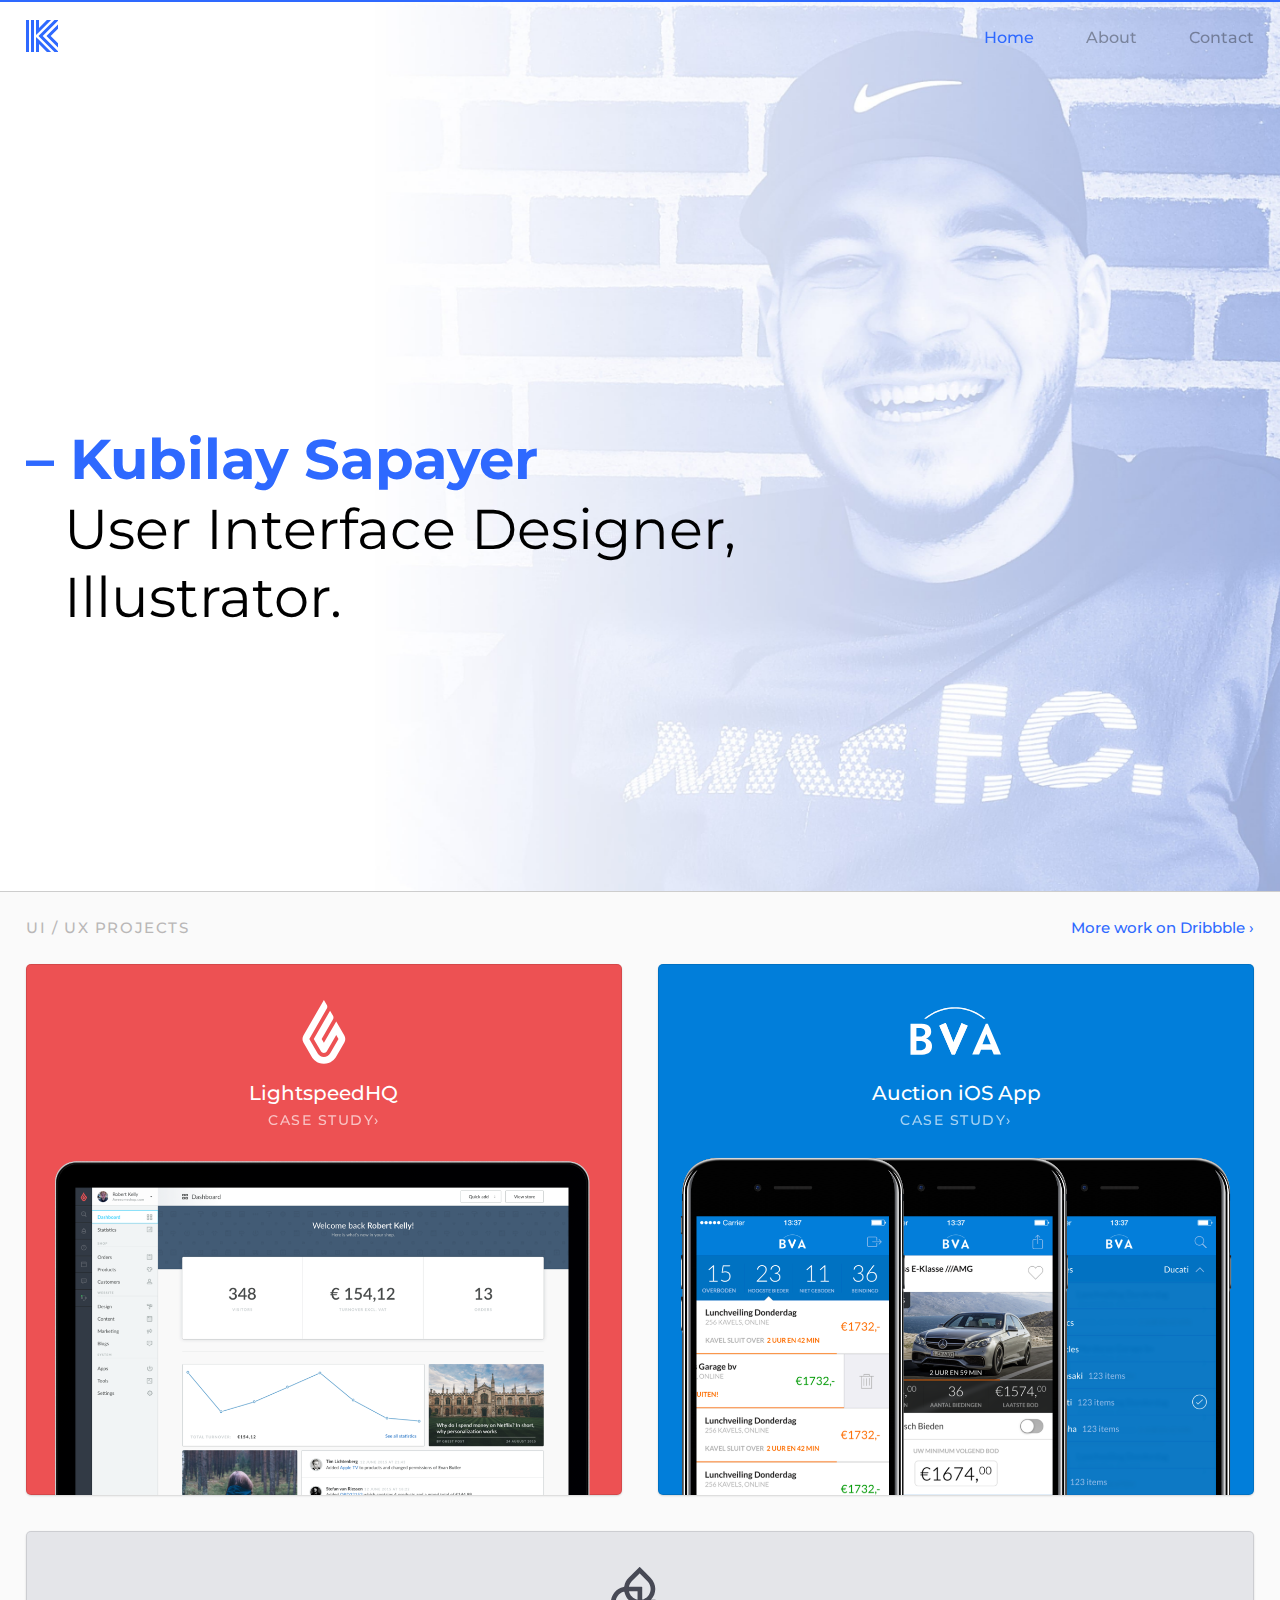
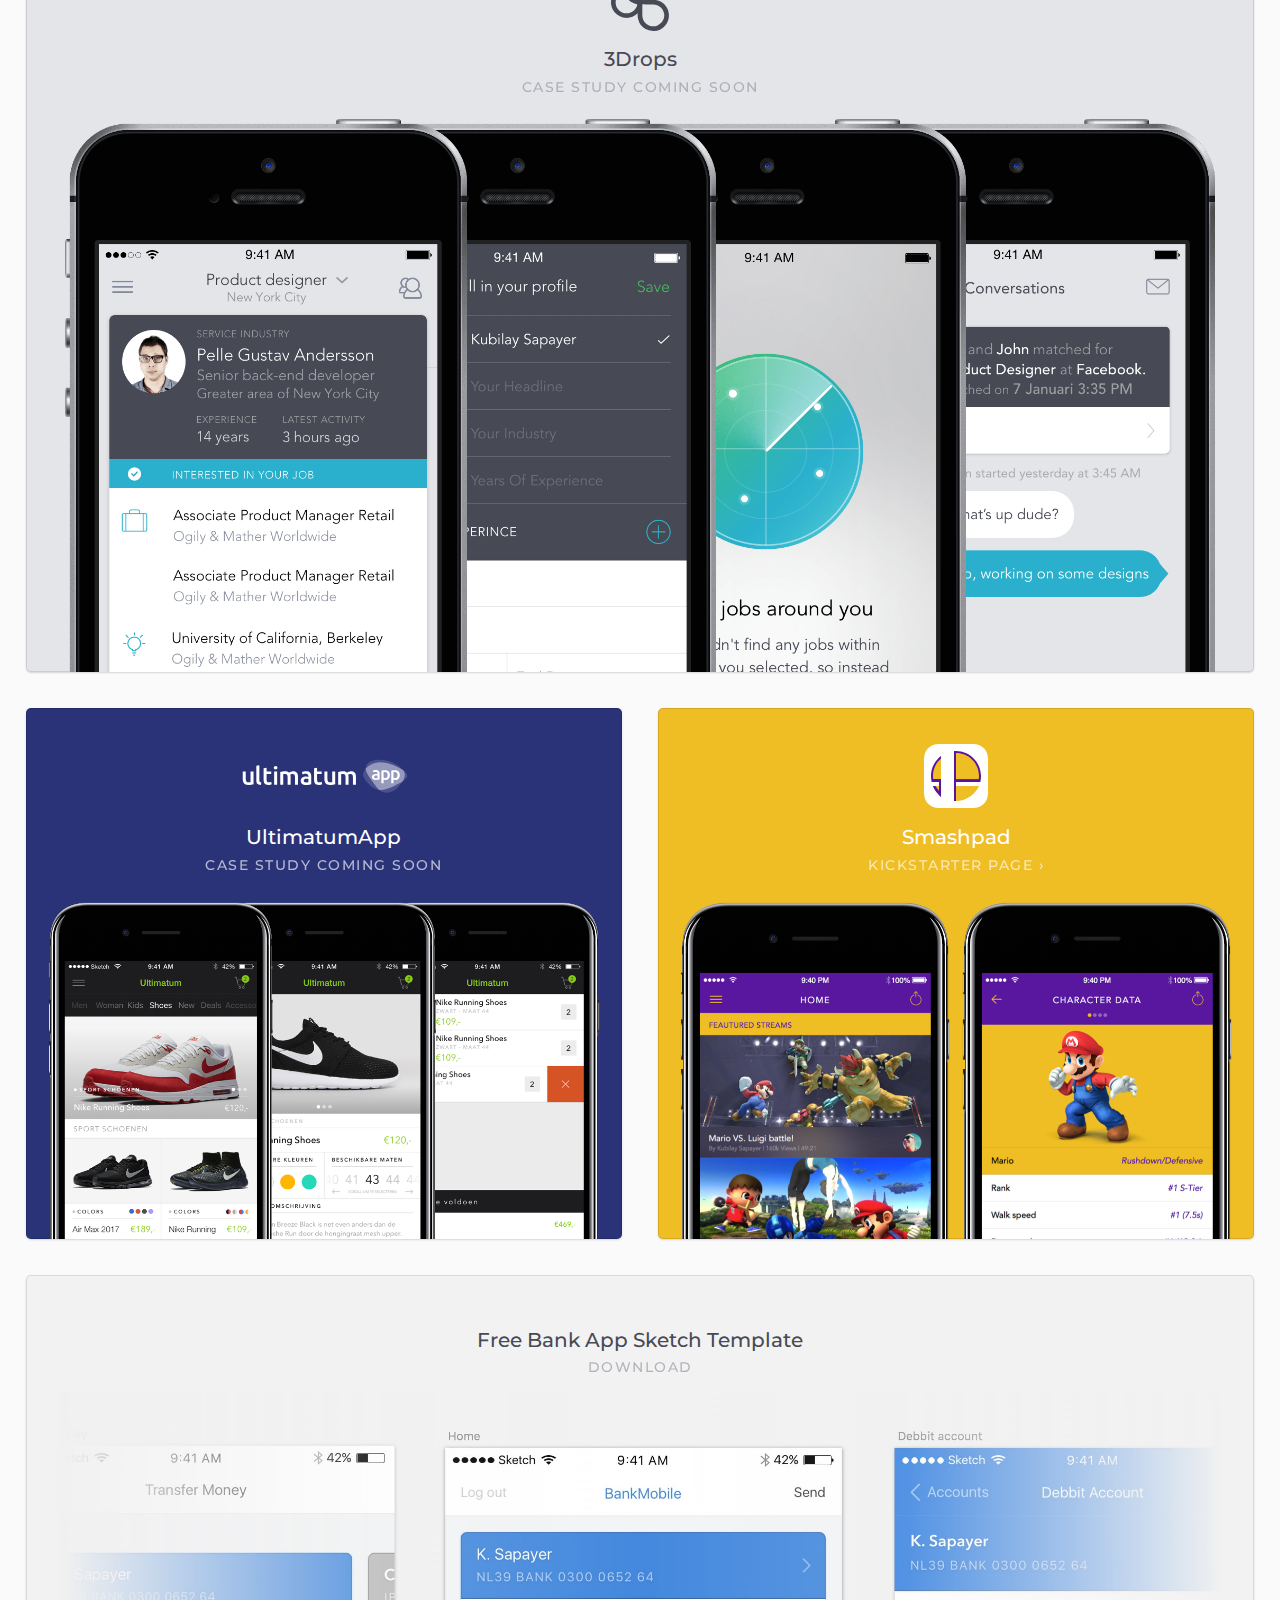
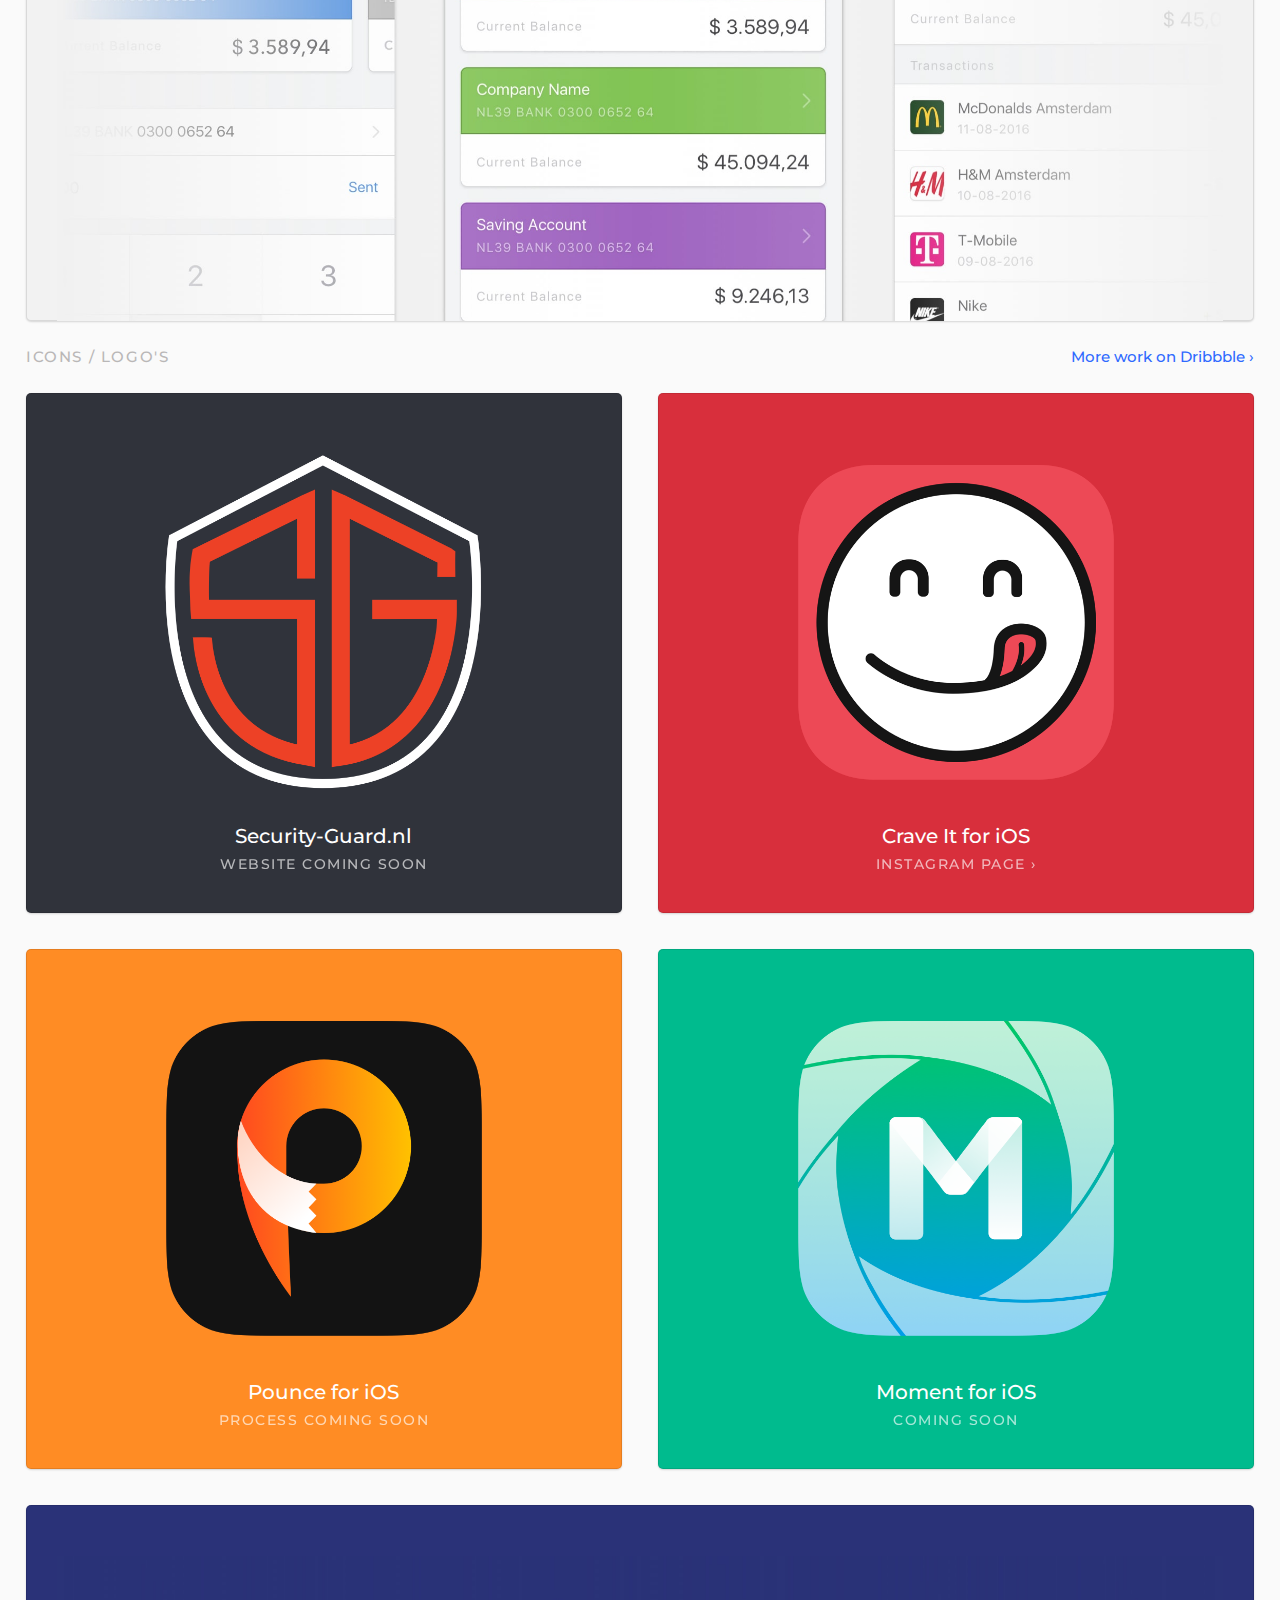
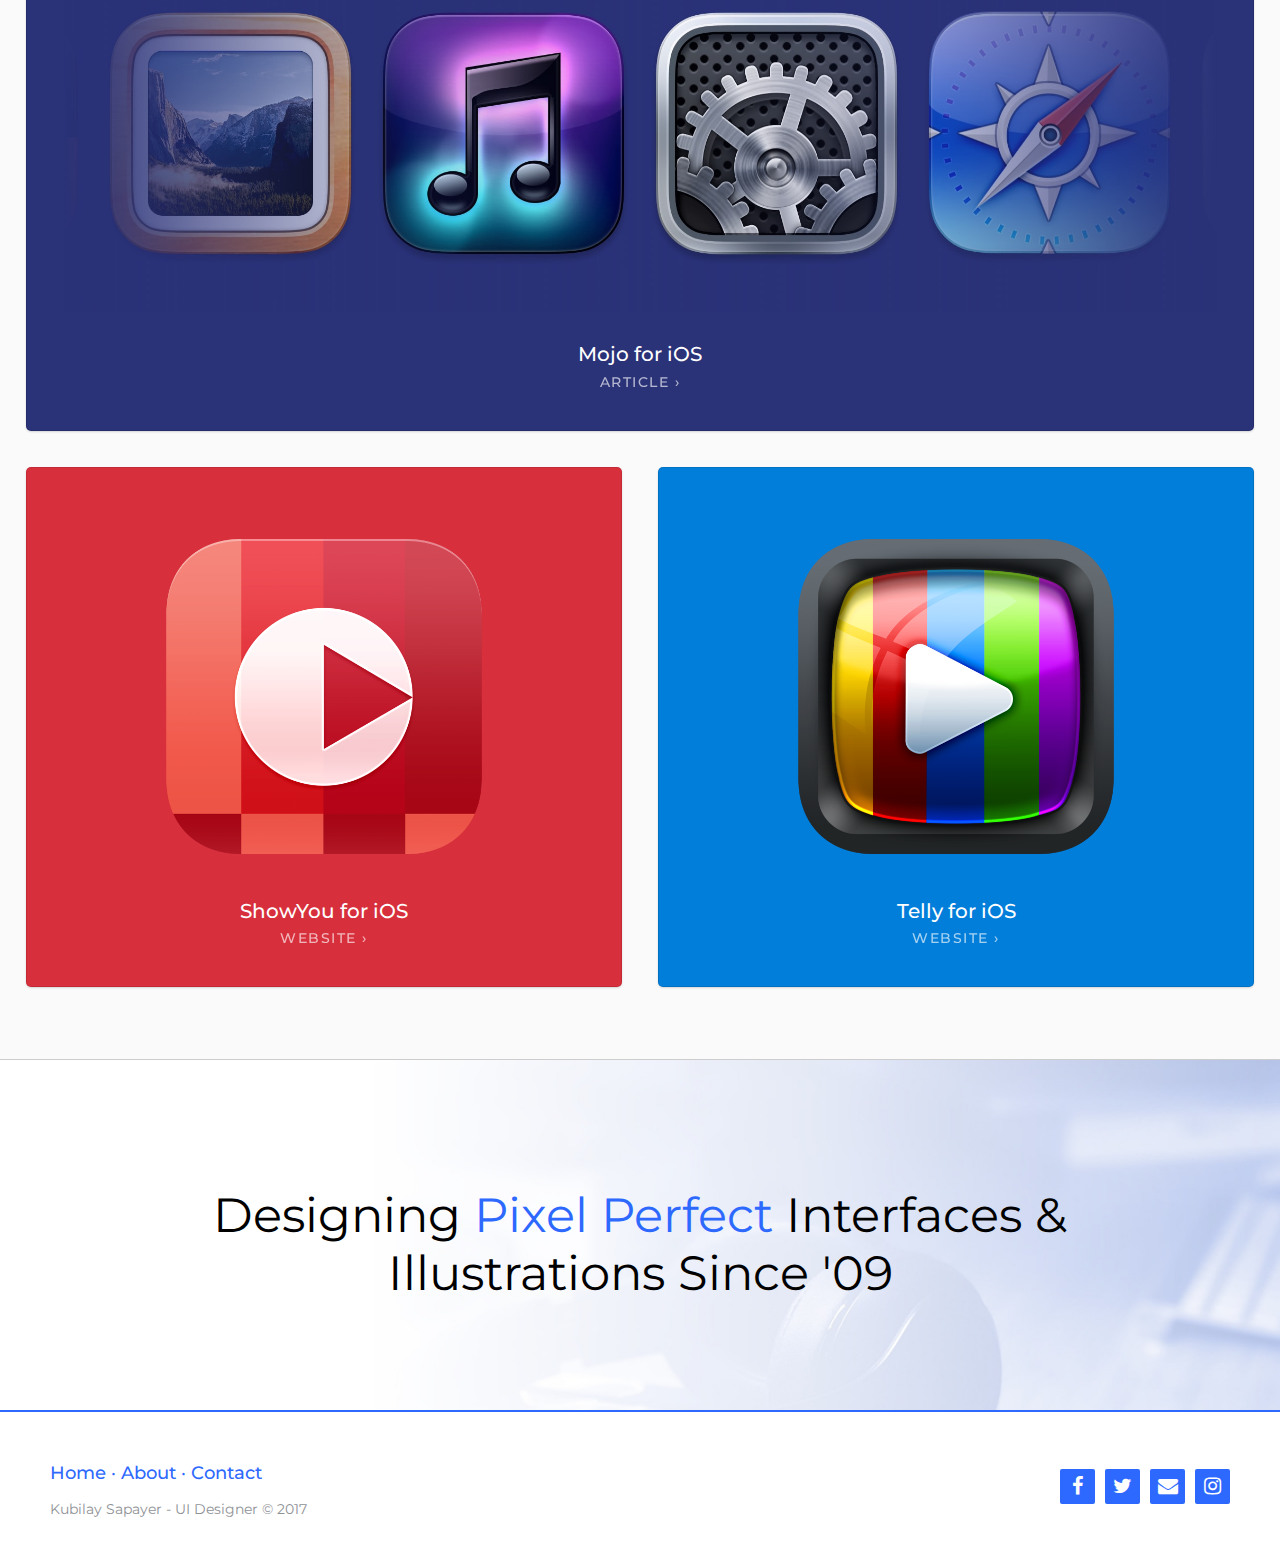
<file: index.html>
<!DOCTYPE html PUBLIC "-//W3C//DTD XHTML 1.0 Strict//EN" "http://www.w3.org/TR/xhtml1/DTD/xhtml1-strict.dtd">
<html xmlns="http://www.w3.org/1999/xhtml">
  <head>
    <meta charset="UTF-8">
    <meta name="viewport" content="width=device-width, initial-scale=1.0, maximum-scale=1.0, user-scalable=no" />
    <title>Kubilay Sapayer - Icon & UI Designer</title>
    <link rel="stylesheet" href="css/style.css" type="text/css" media="screen" />
    <link rel="stylesheet" href="css/menu.css" type="text/css" media="screen" />
    <link rel="stylesheet" href="css/footer.css" type="text/css" media="screen" />
 	<link href="https://fonts.googleapis.com/css?family=Ubuntu" rel="stylesheet">
  <link href="https://fonts.googleapis.com/css?family=Montserrat" rel="stylesheet">
  <link rel="stylesheet" href="http://maxcdn.bootstrapcdn.com/font-awesome/4.2.0/css/font-awesome.min.css">
  <script type="text/javascript" async="" src="http://www.google-analytics.com/ga.js"></script>
  <script type="text/javascript" async="" src="script.js"></script>
  </head>
<body>

<div id="site">
<div id="nav">
    <div id="line"> </div>
    <header id="luxbar" class="luxbar-fixed">
      <input type="checkbox" class="luxbar-checkbox" id="luxbar-checkbox"/>
      <div class="luxbar-menu luxbar-menu-right luxbar-menu-light">
          <ul class="luxbar-navigation">
              <li class="luxbar-header">
                  <a href="index.html"><img  src="images/logos/logo.svg" class="luxbar-brand"></a>
                  <label class="luxbar-hamburger luxbar-hamburger-spin"
                  id="luxbar-hamburger" for="luxbar-checkbox"> <span></span> </label>
              </li>
              <li style="color:#2E69FF;" class="luxbar-item"><a href="index.html">Home</a></li>
              <li class="luxbar-item"><a href="about.html">About</a></li>
              <li class="luxbar-item right"><a href="#">Contact</a></li>
          </ul>
      </div>
  </header>
</div>


<div id="header">

  		<div id="textwrap">
			<div id="text">
				<h1 style="color:#2E69FF; ">&ndash;  Kubilay Sapayer</h1>
        <h1 id="title" style="margin-top:-35px;">User Interface Designer, Illustrator.</h1>
			</div>
		</div>

		</div>

	<div id="all">
    <div id="bar">
      <h3 id="projecttext">UI / UX PROJECTS</h3>
      <a href="http://dribbble.com/kubilay"><h3 id="projecttextlink">More work on Dribbble &#8250;</h3></a>
    </div>

    <a href="cs1.html">
      <div id="left" class="project" style="background-color: #ED5153; margin-top: 0px;">
  			<img id="projectlogo" src="images/logos/lightspeed.svg">
        <h2>LightspeedHQ</h2>
  			<p id="description">Case Study&#8250;</p>
  			<img id="projectimage" src="images/lightspeed.png">
		   </div>
      </a>
		<a href="cs2.html">
      <div class="project" style="background-color: #017EDA; margin-top: 0px;">
			<img id="projectlogo" src="images/logos/bva.svg">
			<h2>Auction iOS App</h2>
			<p id="description">Case Study&#8250;</p>
			<img id="projectimage" src="images/bva.png">
		</div>
    </a>
		<div class="project" id="full" style="background-color: #E4E5E9;">
			<img id="projectlogo" src="images/logos/3drops.svg">
			<h2 style="color: #474955;">3Drops</h2>
			<p id="description" style="color:#92949C;">Case Study Coming Soon</p>
			<img id="projectimagefull"  src="images/jobs.png">
		</div>
	<div  class="project" id="left"  style="background-color: #2A3278;">
			<img id="projectlogo" src="images/logos/ultimatum.svg">
			<h2>UltimatumApp</h2>
			<p id="description">Case Study Coming Soon</p>
			<img id="projectimage"  src="images/ultimatum.png">
		</div>
		<a href="https://www.kickstarter.com/projects/1263580534/smashpad-the-ultimate-super-smash-bros-mobile-app"><div class="project"  style="background-color: #EFBD24;">
			<img id="projectlogo" src="images/logos/smashpad.svg">
			<h2>Smashpad</h2>
			<p id="description" >KickStarter Page &#8250;</p>
			<img id="projectimage"  src="images/smashpad.png">
		</div>
    </a>
    <a href="https://dribbble.com/shots/3298387-Free-Sketch-File-Bank-App/attachments/711541">
    <div class="project bottom" id="full" style="background-color: #F2F2F2;">
      <h2 style="color: #474955;">Free Bank App Sketch Template</h2>
      <p id="description" style="color:#92949C;">DOWNLOAD</p>
      <img id="projectimagefull"  src="images/bankapp.jpg">
    </div>
    </a>



    <div id="bar2">
      <h3 id="projecttext">ICONS / LOGO'S</h3>
      <a href="http://dribbble.com/kubilay"><h3 id="projecttextlink">More work on Dribbble &#8250;</h3></a>
    </div>
	<div class="project icon" id="left" style="background-color: #30333B; margin-top: 0px; ">
      <img id="projectimage" style="margin-bottom: 30px;" src="images/sg.png">
      <h2>Security-Guard.nl</h2>
			<p id="description">Website Coming Soon</p>
		</div>
		<a href="https://www.instagram.com/craveitsf/"><div class="project icon"  style="background-color: #d82f3c; margin-top: 0px; ">
      <img id="projectimage" style="margin-bottom: 30px;" src="images/crave.png">
      <h2>Crave It for iOS</h2>
			<p id="description">Instagram Page &#8250;</p>
		</div>
  </a>
  <div class="project icon" id="left" style="background-color: #FF8C24; margin-top: 0px; ">
      <img id="projectimage" style="margin-bottom: 30px;" src="images/pounce.png">
      <h2>Pounce for iOS</h2>
      <p id="description">Process Coming Soon</p>
    </div>
<div class="project icon" style="background-color: #00BB8E; margin-top: 0px; ">
      <img id="projectimage" style="margin-bottom: 30px;" src="images/moment.png">
      <h2>Moment for iOS</h2>
      <p id="description">Coming Soon</p>
    </div>
  <a href="http://theultralinx.com/2014/01/mojo-cydia-jailbreak-theme-ios-7/"><div class="project icon"  id="fullicon" style="background-color: #2A3278; margin-top: 0px; ">
    <img id="projectimagefull" style="margin-bottom: 30px;" src="images/mojo.jpg">
    <h2>Mojo for iOS</h2>
    <p id="description">Article &#8250;</p>
  </div>
</a>
<a href="http://showyou.com"><div class="project icon" id="left" style="background-color: #d82f3c; margin-top: 0px; ">
  <img id="projectimage" style="margin-bottom: 30px;" src="images/showyou.png">
  <h2>ShowYou for iOS</h2>
  <p id="description">Website &#8250;</p>
</div>
</a>
 <a href="http://telly.com"><div class="project icon"   style="background-color: #017EDA; margin-top: 0px; ">
    <img id="projectimage" style="margin-bottom: 30px;" src="images/telly.png">
    <h2>Telly for iOS</h2>
    <p id="description">Website &#8250;</p>
  </div>
</a>



	</div>


</div>
<div id="since">
    <h1 id="sincetext"> Designing<span style="color:#2E69FF;"> Pixel Perfect</span> Interfaces & Illustrations Since '09 </h1>
</div>
<div id="line"> </div>
<footer class="footer-distributed">
<div id="footercenter">

  <div class="footer-right">

    <a href="#"><i class="fa fa-facebook"></i></a>
    <a href="#"><i class="fa fa-twitter"></i></a>
    <a href="#"><i class="fa fa-envelope"></i></a>
    <a href="#"><i class="fa fa-instagram"></i></a>

  </div>

  <div class="footer-left">

    <p style="text-align:left;" class="footer-links">
      <a href="#">Home</a>
      ·
      <a href="#">About</a>
      ·
      <a href="#">Contact</a>
    </p>

    <p style="text-align:left;">Kubilay Sapayer - UI Designer &copy; 2017</p>
  </div>
</div>
</footer>

</body>
</file>
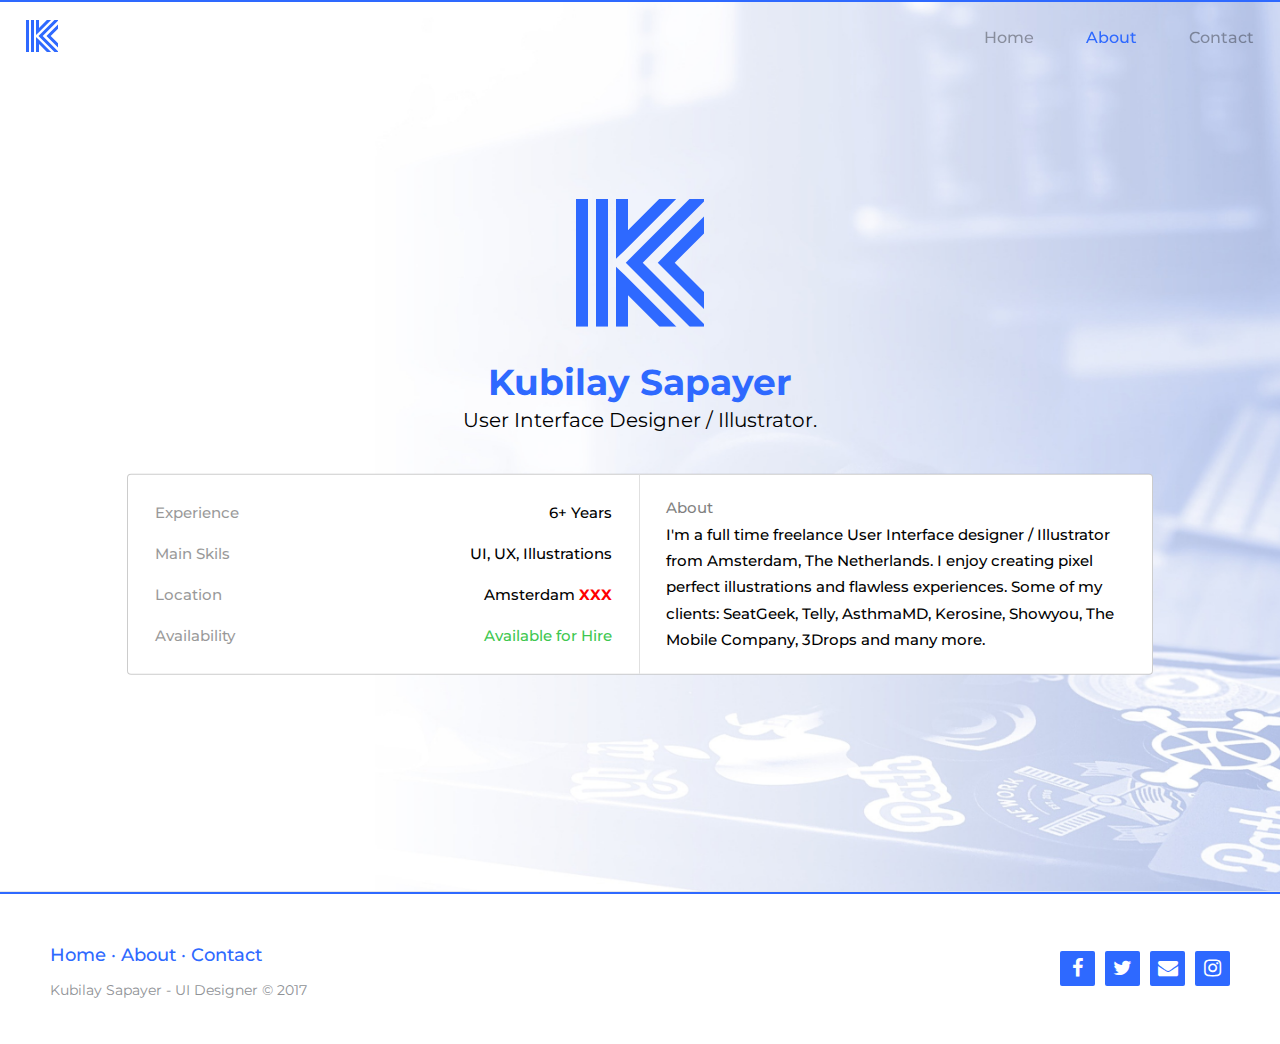
<file: about.html>
<!DOCTYPE html PUBLIC "-//W3C//DTD XHTML 1.0 Strict//EN" "http://www.w3.org/TR/xhtml1/DTD/xhtml1-strict.dtd">
<html xmlns="http://www.w3.org/1999/xhtml">
  <head>
    <meta charset="UTF-8">
    <meta name="viewport" content="width=device-width, initial-scale=1.0, maximum-scale=1.0, user-scalable=no" />
    <title>Kubilay Sapayer - Icon & UI Designer</title>
    <link rel="stylesheet" href="css/style.css" type="text/css" media="screen" />
    <link rel="stylesheet" href="css/menu.css" type="text/css" media="screen" />
    <link rel="stylesheet" href="css/footer.css" type="text/css" media="screen" />
 	<link href="https://fonts.googleapis.com/css?family=Ubuntu" rel="stylesheet">
  <link href="https://fonts.googleapis.com/css?family=Montserrat" rel="stylesheet">
  <link rel="stylesheet" href="http://maxcdn.bootstrapcdn.com/font-awesome/4.2.0/css/font-awesome.min.css">
  <script type="text/javascript" async="" src="http://www.google-analytics.com/ga.js"></script>
  <script type="text/javascript" async="" src="script.js"></script>
  </head>
<body>

<div id="site">
<div id="nav">
    <div id="line"> </div>
    <header id="luxbar" class="luxbar-fixed">
      <input type="checkbox" class="luxbar-checkbox" id="luxbar-checkbox"/>
      <div class="luxbar-menu luxbar-menu-right luxbar-menu-light">
          <ul class="luxbar-navigation">
              <li class="luxbar-header">
                  <a href="index.html"><img  src="images/logos/logo.svg" class="luxbar-brand"></a>
                  <label class="luxbar-hamburger luxbar-hamburger-spin"
                  id="luxbar-hamburger" for="luxbar-checkbox"> <span></span> </label>
              </li>
              <li  class="luxbar-item"><a href="index.html">Home</a></li>
              <li style="color:#2E69FF;" class="luxbar-item"><a href="about.html">About</a></li>
              <li  class="luxbar-item right"><a href="mailto:kubilaysapayer@gmail.com">Contact</a></li>
          </ul>
      </div>
  </header>
</div>


<div id="headerabout">

  		<div id="textwrapcs">
			<div id="textcs">
        <img id="cslogo" src="images/logos/logo.svg">
				<h1 id="bigtitlecs" style="color:#2E69FF; margin-top:12px; ">Kubilay Sapayer</h1>
        <h1 id="titlecs" style="margin-top:-35px;">User Interface Designer / Illustrator.</h1>
        <div id="csinfo">
          <div id="csinfoleft">
            <table class="tg">
              <tr>
                <td class="question">Experience</th>
                <td class="answer">6+ Years</th>
              </tr>
              <tr>
                <td class="question">Main Skils</td>
                <td class="answer">UI, UX, Illustrations</td>
              </tr>
              <tr>
                <td class="question">Location</td>
                <td  class="answer">Amsterdam <span style="color:red; font-weight:bolder;">XXX</span></td>
              </tr>
              <tr>
                <td class="question">Availability</td>
                <td style="color:#3ec750;" class="answer">Available for Hire</td>
              </tr>
          </table>
          </div>
          <div id="csinforight">
            <div id="fixdes">
              <h4 id="projectdescription">About</h4>
              <p id="projectdescriptiont">I'm a full time freelance User Interface designer / Illustrator from Amsterdam, The Netherlands. I enjoy creating pixel perfect illustrations and flawless experiences. Some of my clients: SeatGeek, Telly, AsthmaMD, Kerosine, Showyou, The Mobile Company, 3Drops and many more. </p>
            </div>
          </div>
        </div>
			</div>
		</div>

		</div>


</div>
<div style="background-color:#2E69FF;" id="line"> </div>
<footer class="footer-distributed">
<div id="footercenter">
  <div class="footer-right">

    <a style="background-color:#2E69FF;" href="#"><i class="fa fa-facebook"></i></a>
    <a style="background-color:#2E69FF;" href="#"><i class="fa fa-twitter"></i></a>
    <a style="background-color:#2E69FF;" href="#"><i class="fa fa-envelope"></i></a>
    <a style="background-color:#2E69FF;" href="#"><i class="fa fa-instagram"></i></a>

  </div>

  <div class="footer-left">

    <p style="text-align:left;" class="footer-links">
      <a style="color:#2E69FF;" href="#">Home</a>
      ·
      <a style="color:#2E69FF;" href="#">About</a>
      ·
      <a style="color:#2E69FF;" href="#">Contact</a>
    </p>

    <p style="text-align:left;">Kubilay Sapayer - UI Designer &copy; 2017</p>
  </div>
</div>
</footer>

</body>
</file>
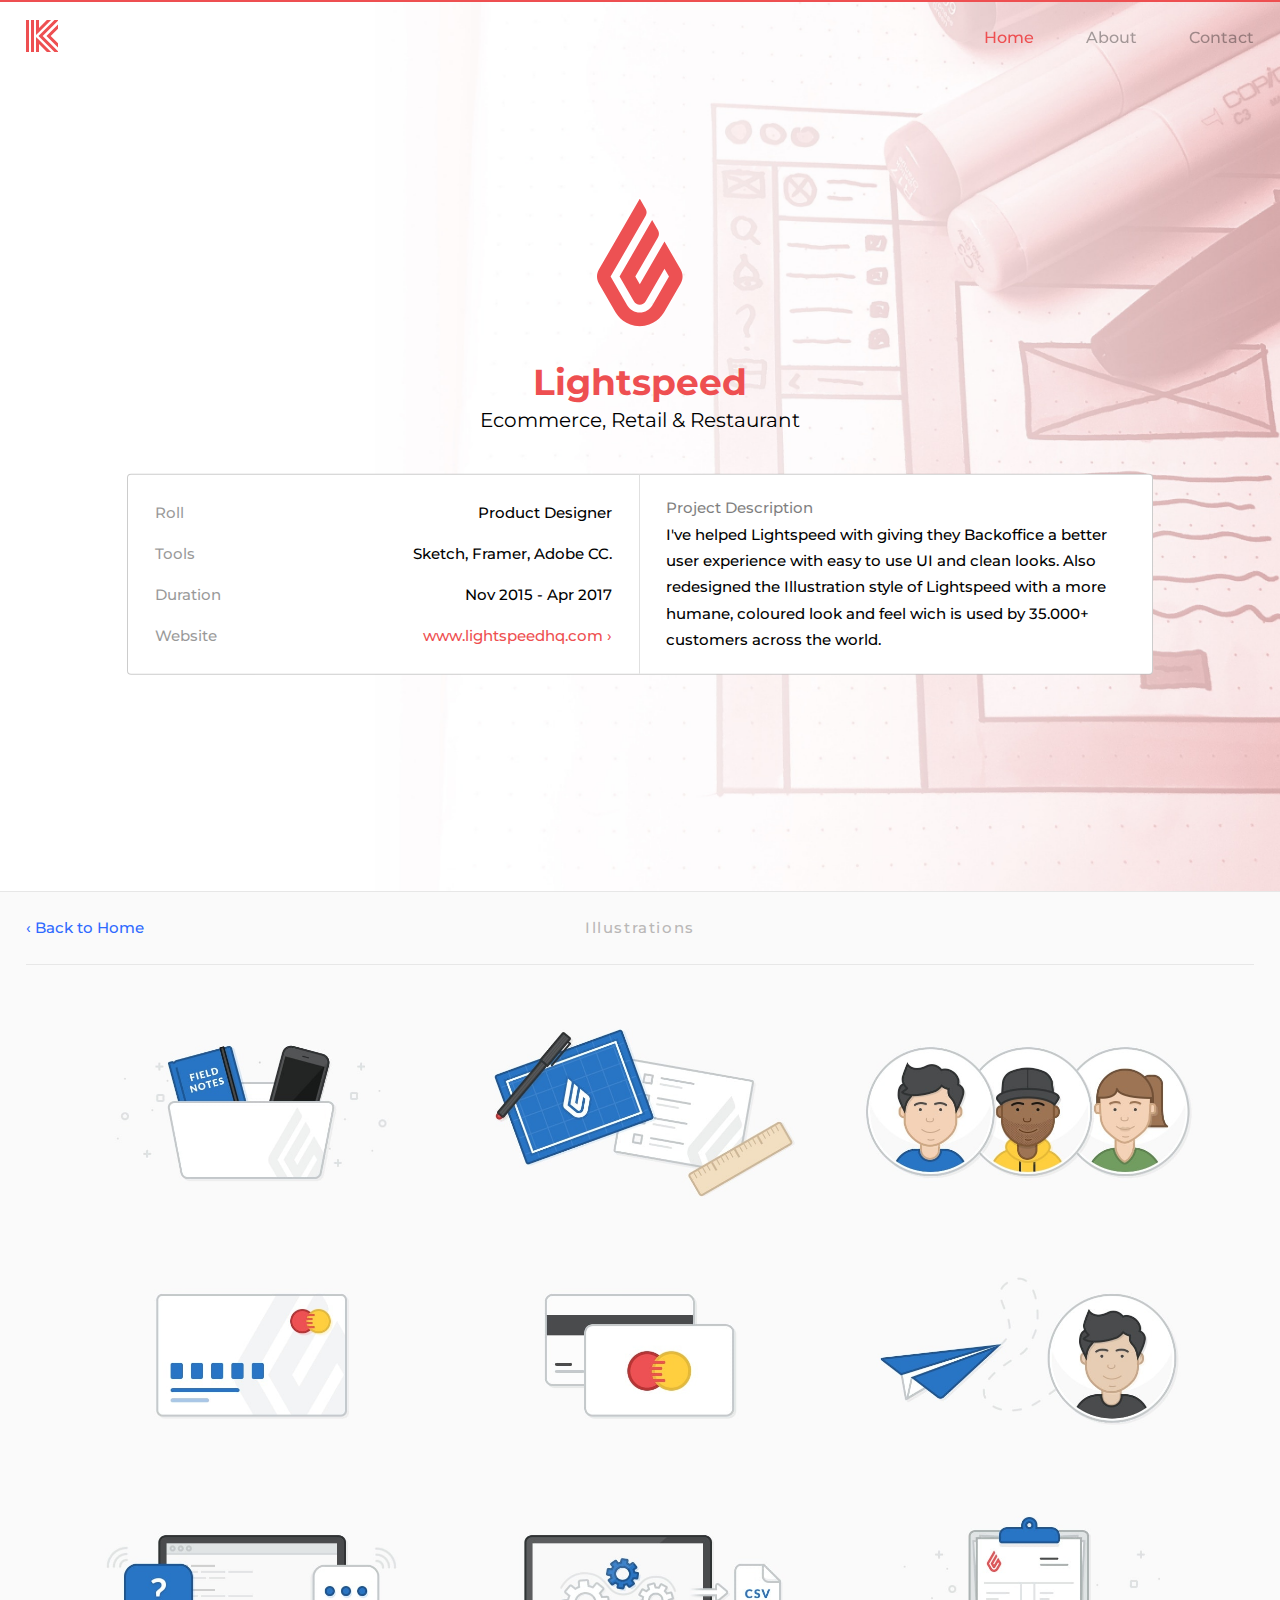
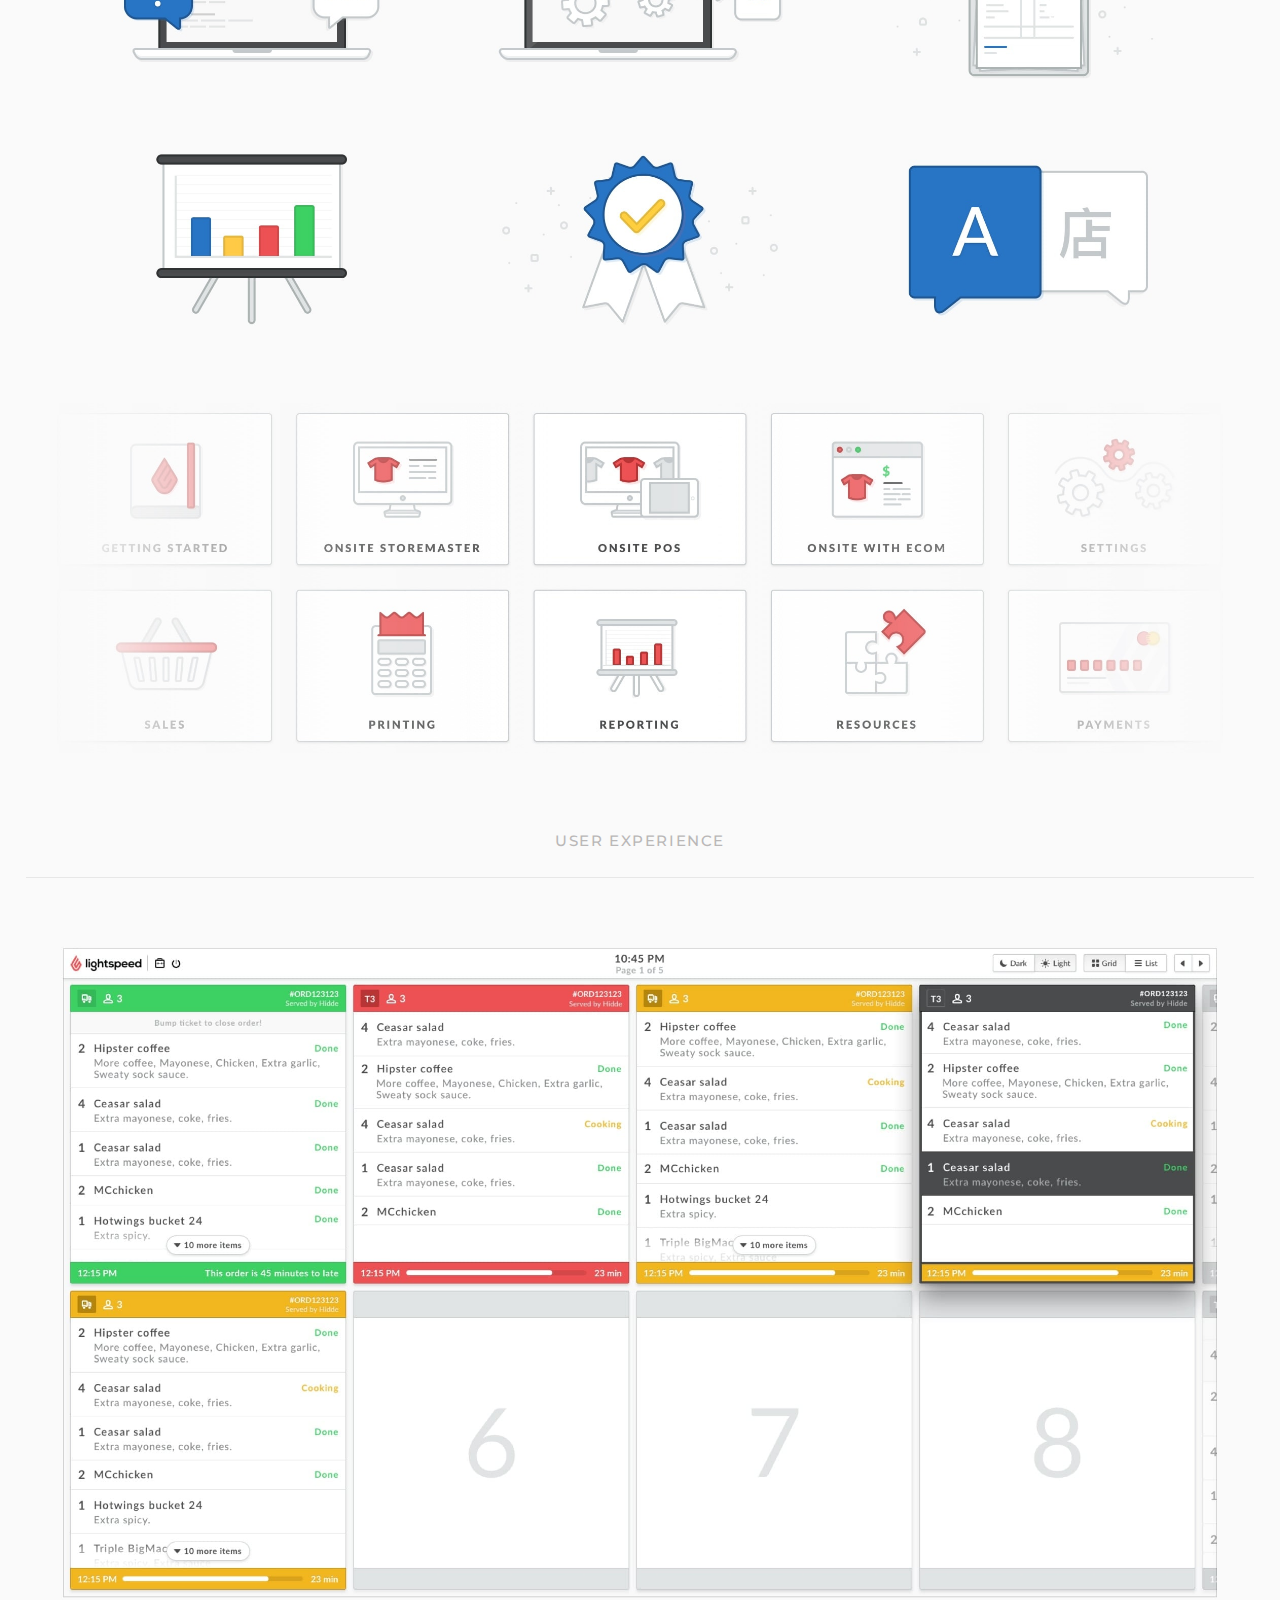
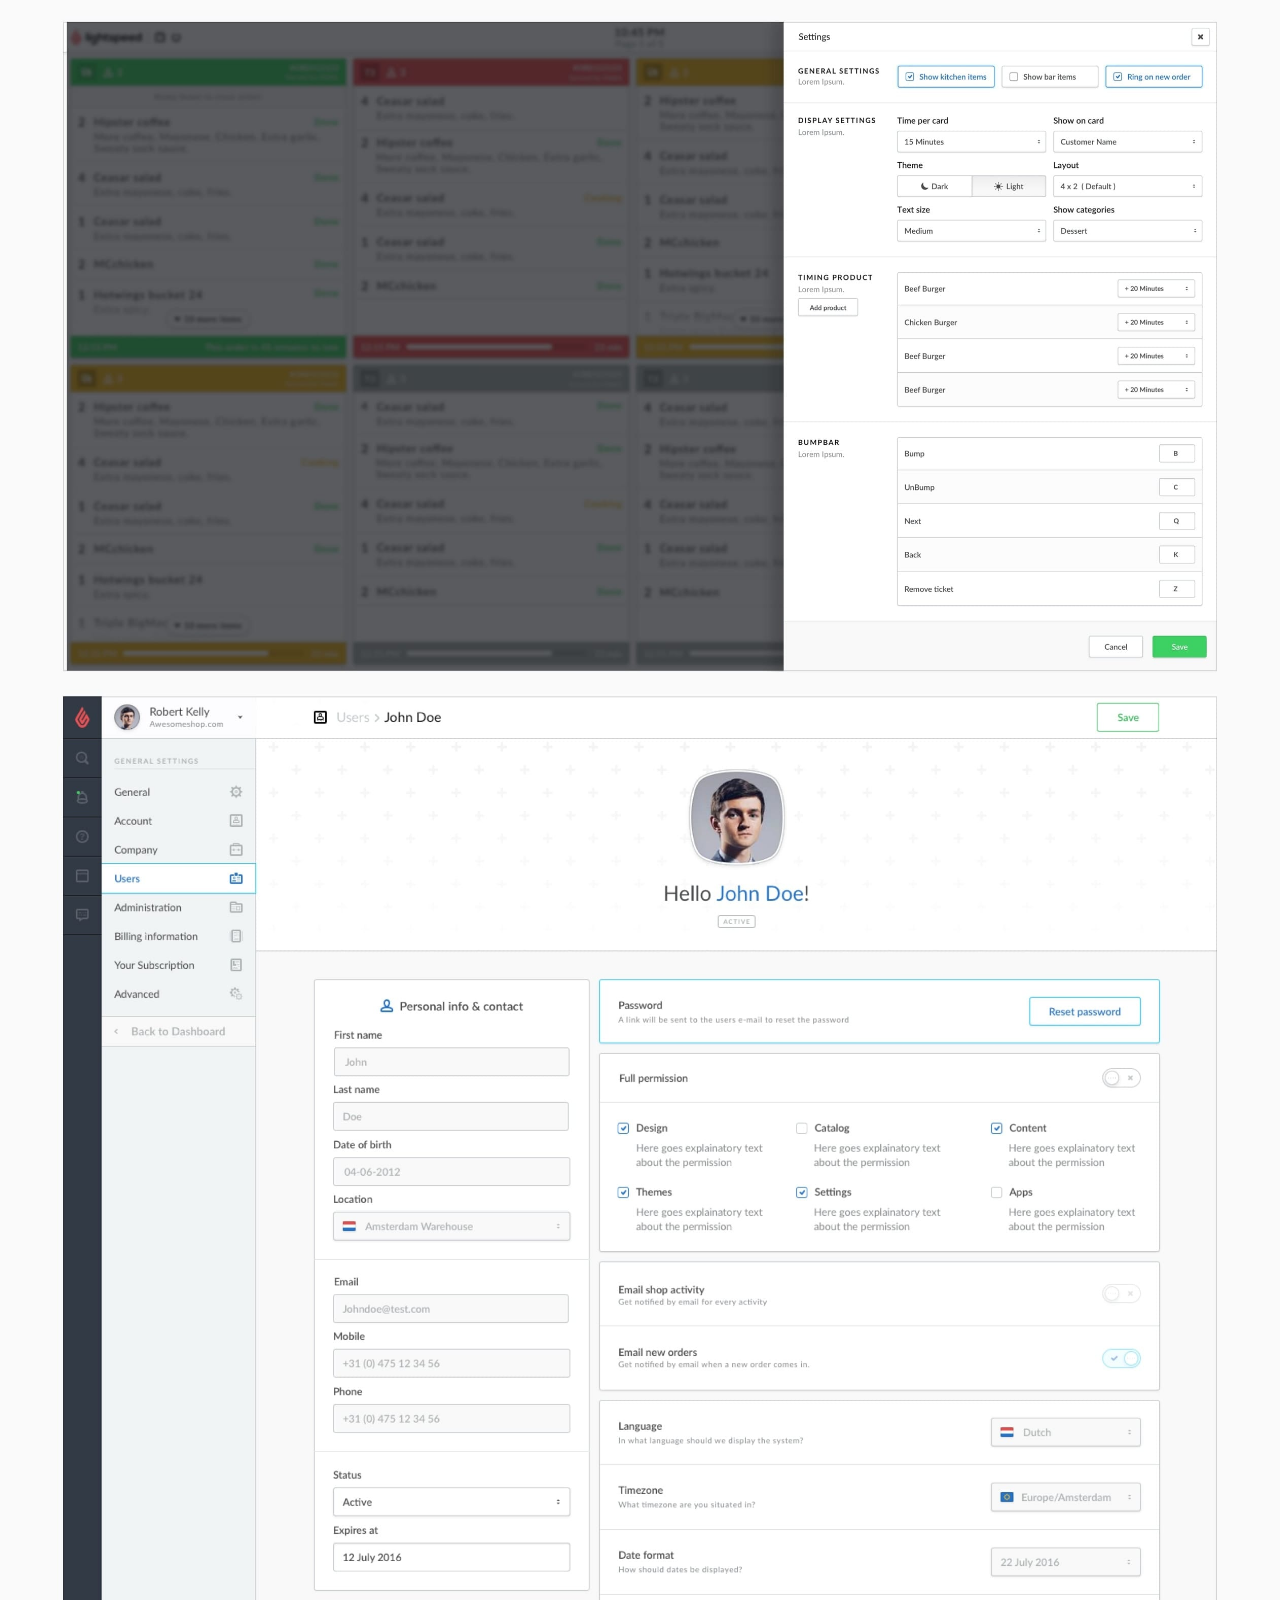
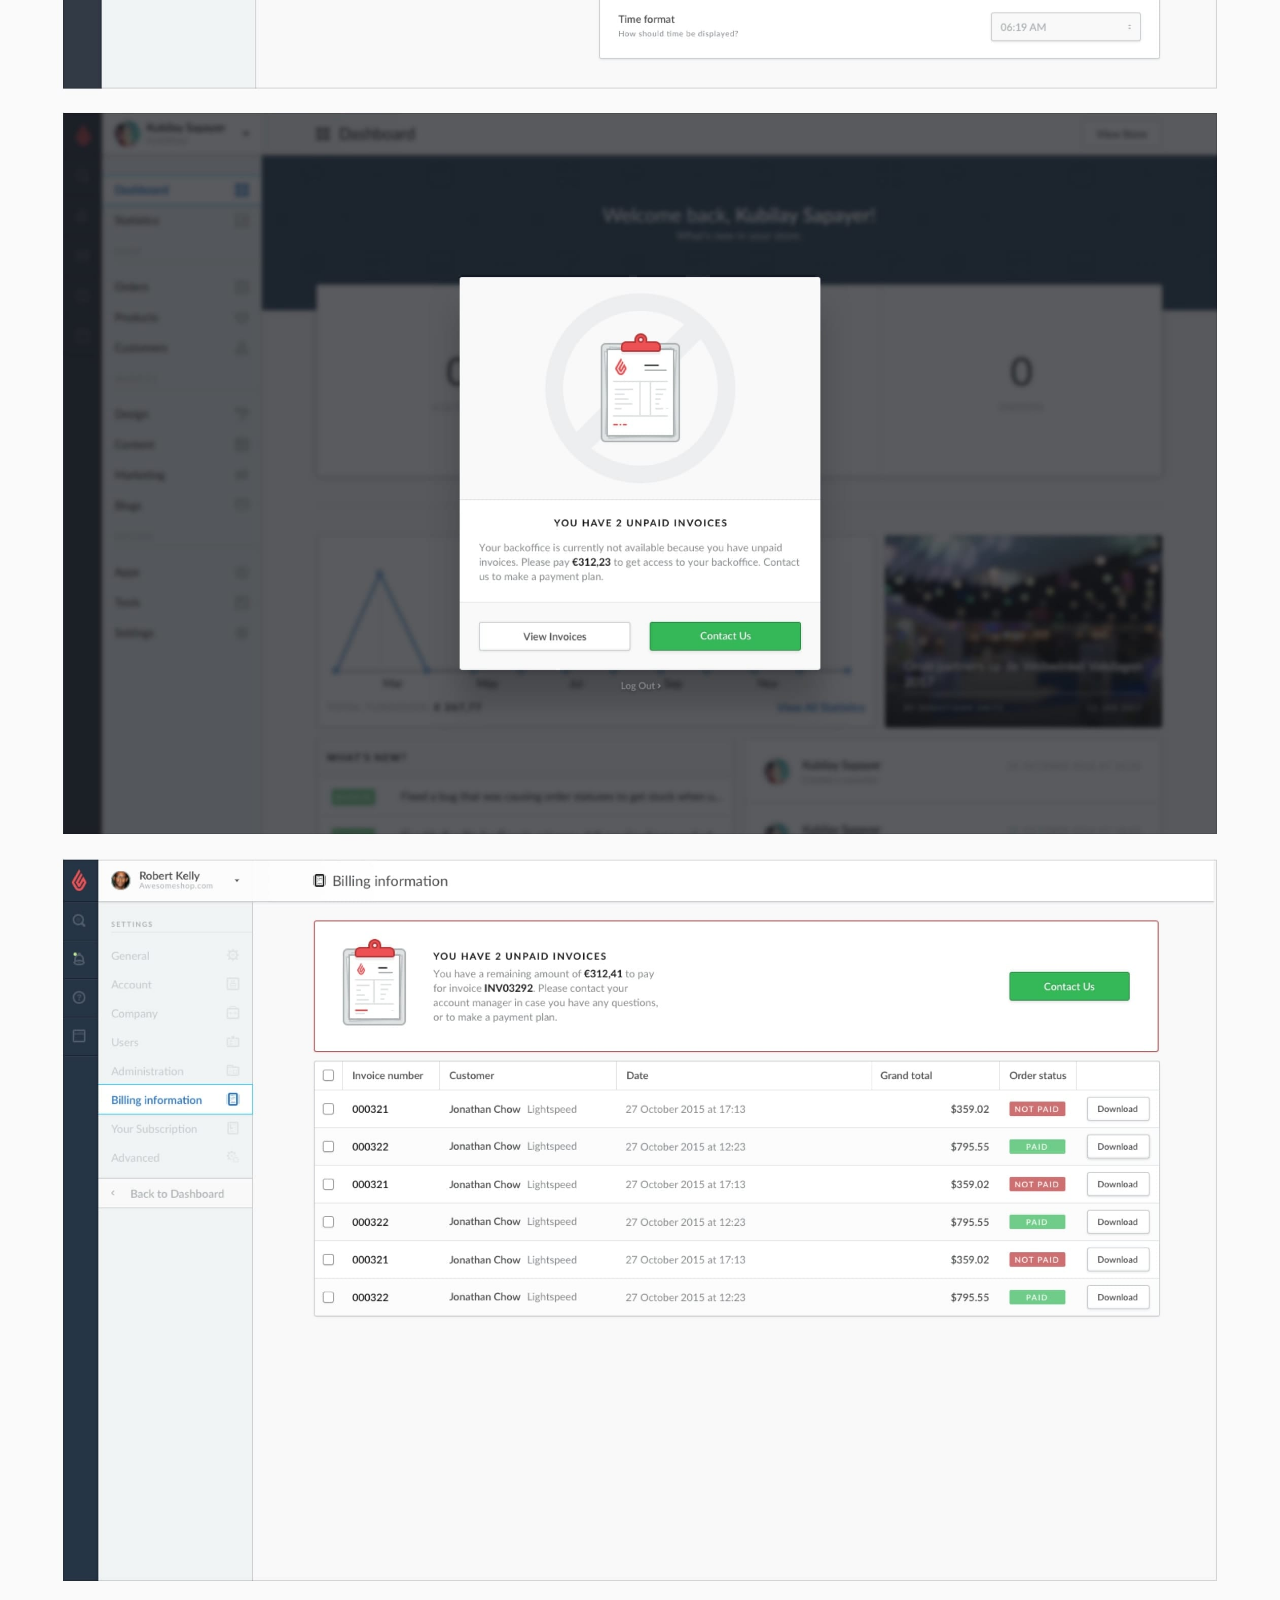
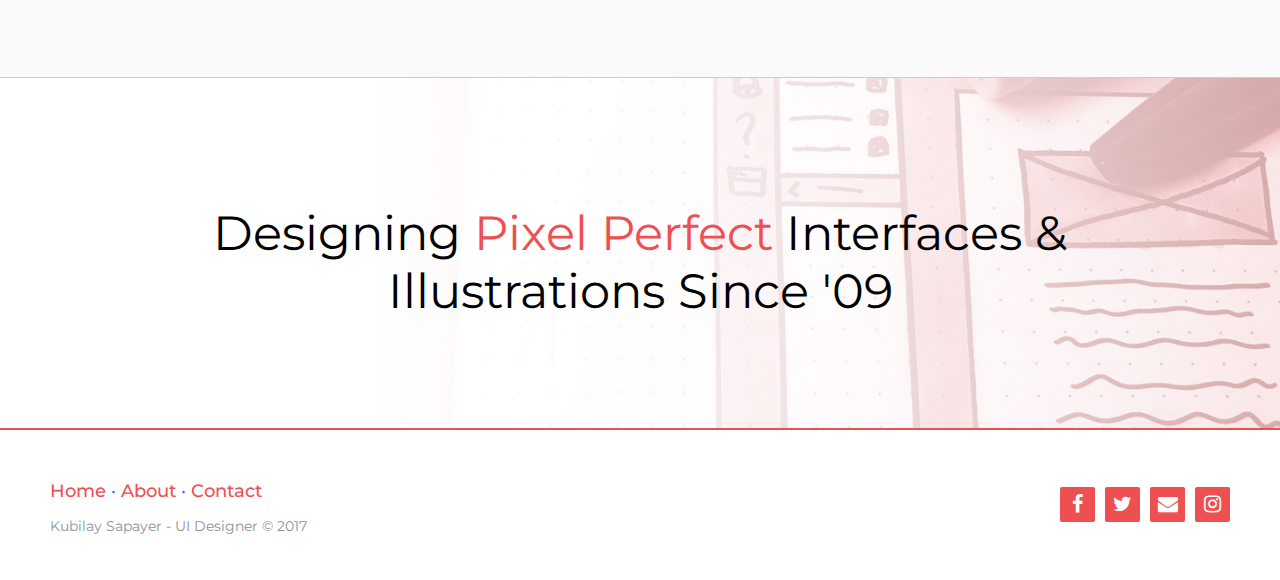
<file: cs1.html>
<!DOCTYPE html PUBLIC "-//W3C//DTD XHTML 1.0 Strict//EN" "http://www.w3.org/TR/xhtml1/DTD/xhtml1-strict.dtd">
<html xmlns="http://www.w3.org/1999/xhtml">
  <head>
    <meta charset="UTF-8">
    <meta name="viewport" content="width=device-width, initial-scale=1.0, maximum-scale=1.0, user-scalable=no" />
    <title>Kubilay Sapayer - Icon & UI Designer</title>
    <link rel="stylesheet" href="css/style.css" type="text/css" media="screen" />
    <link rel="stylesheet" href="css/menucs1.css" type="text/css" media="screen" />
    <link rel="stylesheet" href="css/footer.css" type="text/css" media="screen" />
 	<link href="https://fonts.googleapis.com/css?family=Ubuntu" rel="stylesheet">
  <link href="https://fonts.googleapis.com/css?family=Montserrat" rel="stylesheet">
  <link rel="stylesheet" href="http://maxcdn.bootstrapcdn.com/font-awesome/4.2.0/css/font-awesome.min.css">
  <script type="text/javascript" async="" src="http://www.google-analytics.com/ga.js"></script>

<script>
  var nav = document.getElementById('nav'),
      header = document.getElementById('header'),
      headerOffset = header.offsetHeight;

  function scrollFunction() {
    var scrollTop = document.body.scrollTop;

    if (scrollTop > headerOffset) {
      nav.classList.add('nav-background');
    } else {
      nav.classList.remove('nav-background');
    }
  }

  window.onscroll = scrollFunction;
</script>
  <script>
          $(".myBox").click(function(){
        window.location=$(this).find("a").attr("href");
        return false;
        });
  </script>
  <script type="text/javascript">

						  var _gaq = _gaq || [];

						  _gaq.push(['_setAccount', 'UA-21076529-1']);

						  _gaq.push(['_trackPageview']);

						  (function() {
						    var ga = document.createElement('script'); ga.type = 'text/javascript'; ga.async = true;
						    ga.src = ('https:' == document.location.protocol ? 'https://ssl' : 'http://www') + '.google-analytics.com/ga.js';
						    var s = document.getElementsByTagName('script')[0]; s.parentNode.insertBefore(ga, s);
						  })();

			  </script>
  </head>
<body>

<div id="site">
<div id="nav">
    <div id="linecs1"> </div>
    <header id="luxbar" class="luxbar-fixed">
      <input type="checkbox" class="luxbar-checkbox" id="luxbar-checkbox"/>
      <div class="luxbar-menu luxbar-menu-right luxbar-menu-light">
          <ul class="luxbar-navigation">
              <li class="luxbar-header">
                  <a href="index.html"><img  src="images/logos/logocs1.svg" class="luxbar-brand"></a>
                  <label class="luxbar-hamburger luxbar-hamburger-spin"
                  id="luxbar-hamburger" for="luxbar-checkbox"> <span></span> </label>
              </li>
              <li style="color:#EE4F51;" class="luxbar-item"><a href="index.html">Home</a></li>
              <li class="luxbar-item"><a href="#">About</a></li>
              <li  class="luxbar-item right"><a href="#">Contact</a></li>
          </ul>
      </div>
  </header>
</div>


<div id="headercs1">

  		<div id="textwrapcs">
			<div id="textcs">
        <img id="cslogo" src="images/logos/lightspeedcs.svg">
				<h1 id="bigtitlecs" style="color:#EE4F51; margin-top:12px; ">Lightspeed</h1>
        <h1 id="titlecs" style="margin-top:-35px;">Ecommerce, Retail & Restaurant</h1>
        <div id="csinfo">
          <div id="csinfoleft">
            <table class="tg">
              <tr>
                <td class="question">Roll</th>
                <td class="answer">Product Designer</th>
              </tr>
              <tr>
                <td class="question">Tools</td>
                <td class="answer">Sketch, Framer, Adobe CC.</td>
              </tr>
              <tr>
                <td class="question">Duration</td>
                <td class="answer">Nov 2015 - Apr 2017</td>
              </tr>
              <tr>
                <td class="question">Website</td>
                <td style="color:#EE4F51;" class="answer">www.lightspeedhq.com &#8250;</td>
              </tr>
          </table>
          </div>
          <div id="csinforight">
            <div id="fixdes">
              <h4 id="projectdescription">Project Description </h4>
              <p id="projectdescriptiont">I've helped Lightspeed with giving they Backoffice a better user experience with easy to use UI and clean looks. Also redesigned the Illustration style of Lightspeed with a more humane, coloured look and feel wich is used by 35.000+ customers across the world.  </p>
            </div>
          </div>
        </div>
			</div>
		</div>

		</div>

	<div style="margin-bottom:48px;" id="all">

    <div id="barcs">
      <h3 id="projecttextcs">Illustrations</h3>
      <a href="index.html"><h3 id="projecttextlinkcs"> &#8249; Back to Home</h3></a>
    </div>
    <div id="showcase">
      <img id="showcaseimg" src="images/lightspeedcs.jpg">
    </div>
    <div style="margin-top:48px;" id="barcs">
      <h3 id="projecttextcs">USER EXPERIENCE</h3>
    </div>
    <div id="showcase">
      <img id="showcaseimg" src="images/lightspeedcs1.jpg">
    </div>
	</div>


</div>
<div id="sincecs1">
    <h1 id="sincetext"> Designing<span style="color:#EE4F51;"> Pixel Perfect</span> Interfaces & Illustrations Since '09 </h1>
</div>
<div style="background-color:#EE4F51;" id="line"> </div>
<footer class="footer-distributed">
<div id="footercenter">
  <div class="footer-right">

    <a style="background-color:#EE4F51;" href="#"><i class="fa fa-facebook"></i></a>
    <a style="background-color:#EE4F51;" href="#"><i class="fa fa-twitter"></i></a>
    <a style="background-color:#EE4F51;" href="#"><i class="fa fa-envelope"></i></a>
    <a style="background-color:#EE4F51;" href="#"><i class="fa fa-instagram"></i></a>

  </div>

  <div class="footer-left">

    <p style="text-align:left;" class="footer-links">
      <a style="color:#EE4F51;" href="#">Home</a>
      ·
      <a style="color:#EE4F51;" href="#">About</a>
      ·
      <a style="color:#EE4F51;" href="#">Contact</a>
    </p>

    <p style="text-align:left;">Kubilay Sapayer - UI Designer &copy; 2017</p>
  </div>
</div>
</footer>

</body>
</file>
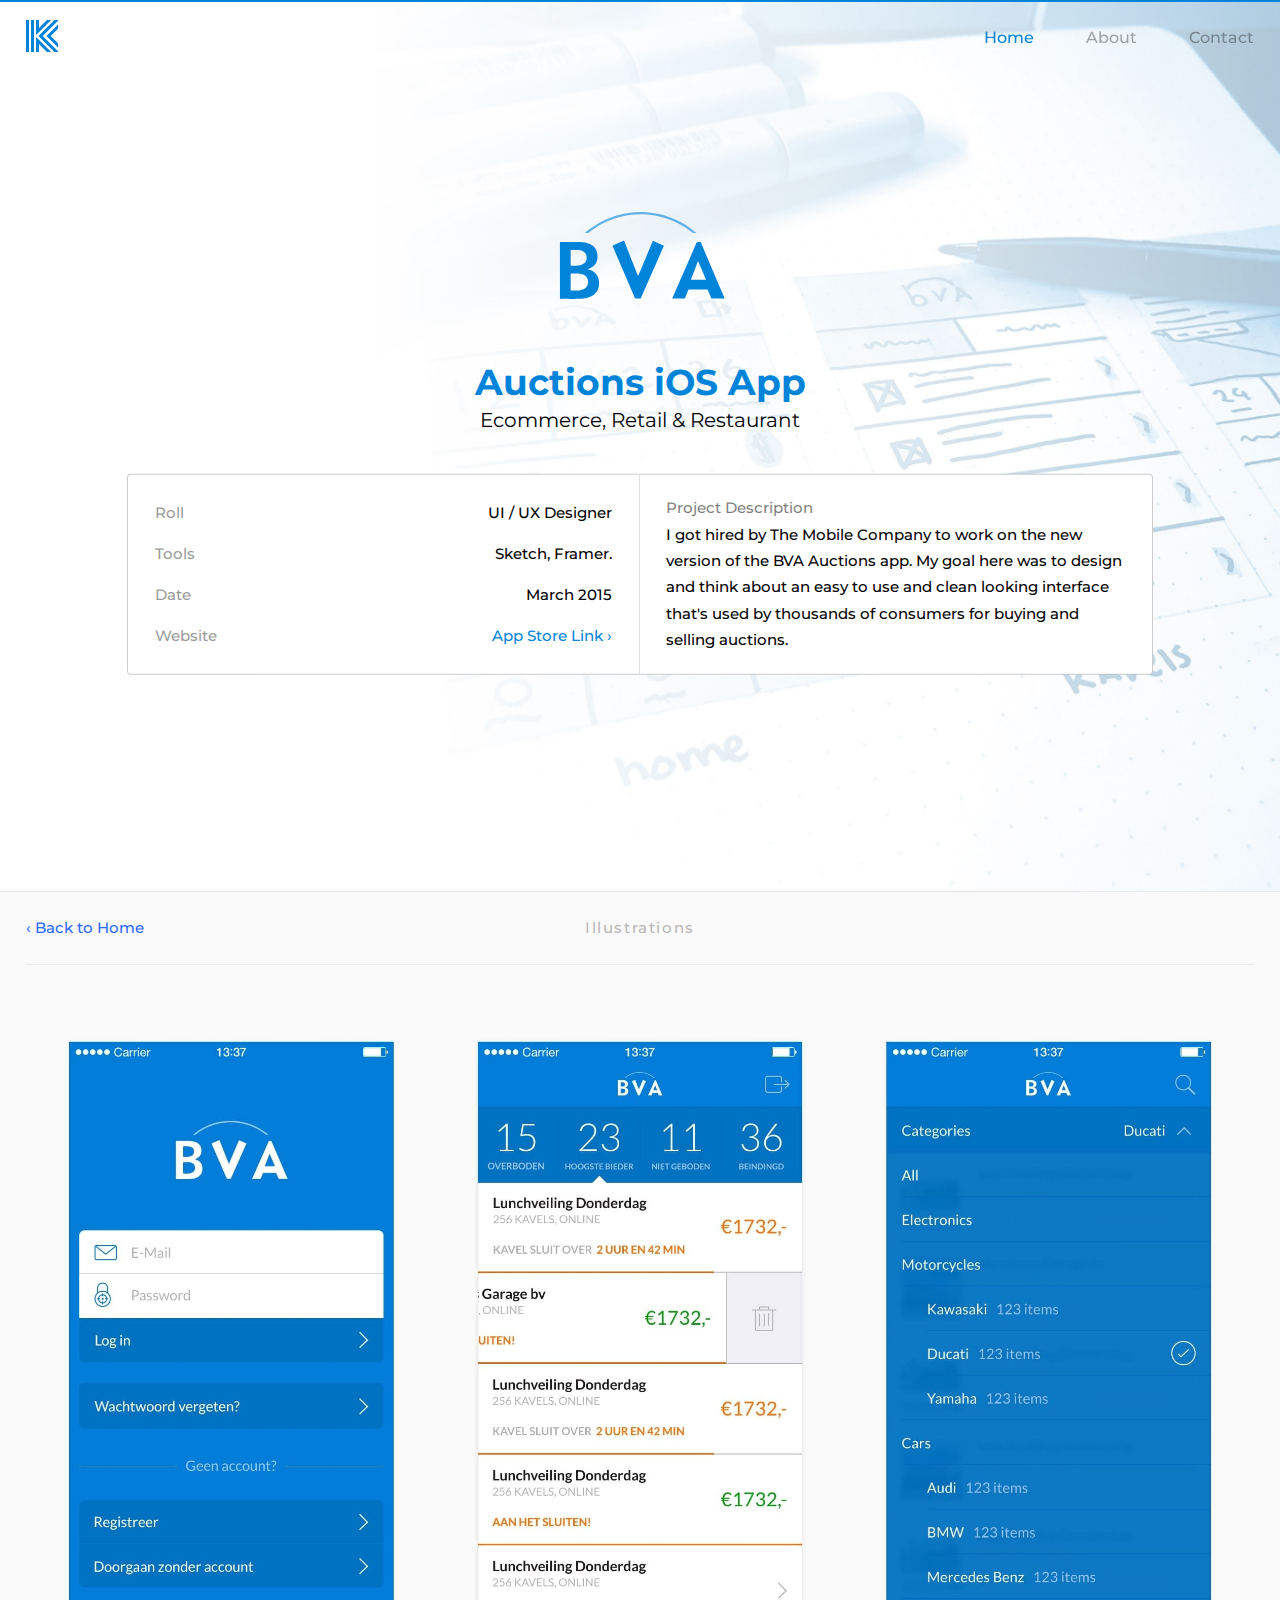
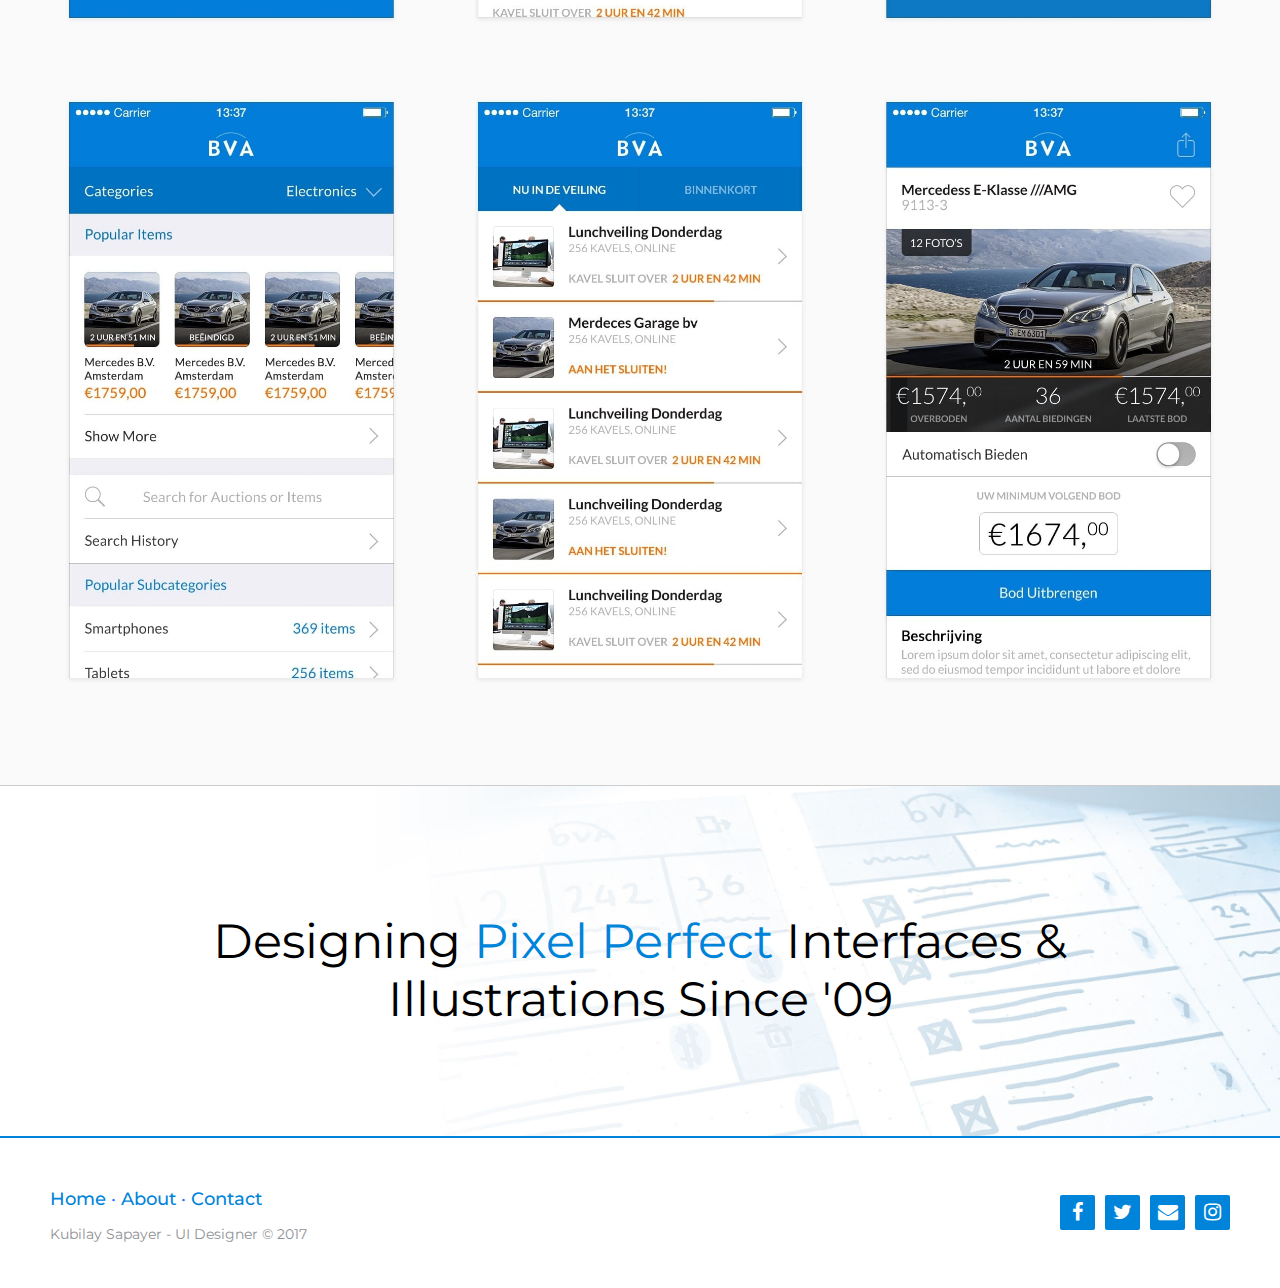
<file: cs2.html>
<!DOCTYPE html PUBLIC "-//W3C//DTD XHTML 1.0 Strict//EN" "http://www.w3.org/TR/xhtml1/DTD/xhtml1-strict.dtd">
<html xmlns="http://www.w3.org/1999/xhtml">
  <head>
    <meta charset="UTF-8">
    <meta name="viewport" content="width=device-width, initial-scale=1.0, maximum-scale=1.0, user-scalable=no" />
    <title>Kubilay Sapayer - Icon & UI Designer</title>
    <link rel="stylesheet" href="css/cs2.css" type="text/css" media="screen" />
    <link rel="stylesheet" href="css/menucs2.css" type="text/css" media="screen" />
    <link rel="stylesheet" href="css/footer.css" type="text/css" media="screen" />
 	<link href="https://fonts.googleapis.com/css?family=Ubuntu" rel="stylesheet">
  <link href="https://fonts.googleapis.com/css?family=Montserrat" rel="stylesheet">
  <link rel="stylesheet" href="http://maxcdn.bootstrapcdn.com/font-awesome/4.2.0/css/font-awesome.min.css">
  <script type="text/javascript" async="" src="http://www.google-analytics.com/ga.js"></script>
  <script type="text/javascript" async="" src="script.js"></script>
  </head>
<body>

<div id="site">
<div id="nav">
    <div id="linecs1"> </div>
    <header id="luxbar" class="luxbar-fixed">
      <input type="checkbox" class="luxbar-checkbox" id="luxbar-checkbox"/>
      <div class="luxbar-menu luxbar-menu-right luxbar-menu-light">
          <ul class="luxbar-navigation">
              <li class="luxbar-header">
                  <a href="index.html"><img  src="images/logos/logocs2.svg" class="luxbar-brand"></a>
                  <label class="luxbar-hamburger luxbar-hamburger-spin"
                  id="luxbar-hamburger" for="luxbar-checkbox"> <span></span> </label>
              </li>
              <li style="color:#0084DA;" class="luxbar-item"><a href="index.html">Home</a></li>
              <li class="luxbar-item"><a href="#">About</a></li>
              <li class="luxbar-item right"><a href="#">Contact</a></li>
          </ul>
      </div>
  </header>
</div>


<div id="headercs1">

  		<div id="textwrapcs">
			<div id="textcs">
        <img id="cslogo" src="images/logos/bvacs.svg">
				<h1 id="bigtitlecs" style="color:#0084DA; margin-top:12px; ">Auctions iOS App</h1>
        <h1 id="titlecs" style="margin-top:-35px;">Ecommerce, Retail & Restaurant</h1>
        <div id="csinfo">
          <div id="csinfoleft">
            <table class="tg">
              <tr>
                <td class="question">Roll</th>
                <td class="answer">UI / UX Designer</th>
              </tr>
              <tr>
                <td class="question">Tools</td>
                <td class="answer">Sketch, Framer.</td>
              </tr>
              <tr>
                <td class="question">Date</td>
                <td class="answer">March 2015</td>
              </tr>
              <tr>
                <td class="question">Website</td>
                <td style="color:#0084DA;" class="answer">App Store Link &#8250;</td>
              </tr>
          </table>
          </div>
          <div id="csinforight">
            <div id="fixdes">
              <h4 id="projectdescription">Project Description </h4>
              <p id="projectdescriptiont">I got hired by The Mobile Company to work on the new version of the BVA Auctions app. My goal here was to design and think about an easy to use and clean looking interface that's used by thousands of consumers for buying and selling auctions. </p>
            </div>
          </div>
        </div>
			</div>
		</div>

		</div>

	<div style="margin-bottom:48px;" id="all">

    <div id="barcs">
      <h3 id="projecttextcs">Illustrations</h3>
      <a href="index.html"><h3 id="projecttextlinkcs"> &#8249; Back to Home</h3></a>
    </div>
    <div id="showcase">
      <img id="showcaseimg" src="images/bvacs.jpg">
    </div>
	</div>


</div>
<div id="sincecs1">
    <h1 id="sincetext"> Designing<span style="color:#0084DA;"> Pixel Perfect</span> Interfaces & Illustrations Since '09 </h1>
</div>
<div style="background-color:#0084DA;" id="line"> </div>
<footer class="footer-distributed">
<div id="footercenter">
  <div class="footer-right">

    <a style="background-color:#0084DA;" href="#"><i class="fa fa-facebook"></i></a>
    <a style="background-color:#0084DA;" href="#"><i class="fa fa-twitter"></i></a>
    <a style="background-color:#0084DA;" href="#"><i class="fa fa-envelope"></i></a>
    <a style="background-color:#0084DA;" href="#"><i class="fa fa-instagram"></i></a>

  </div>

  <div class="footer-left">
<div id="footercenter">
    <p style="text-align:left;" class="footer-links">
      <a style="color:#0084DA;" href="#">Home</a>
      ·
      <a style="color:#0084DA;" href="#">About</a>
      ·
      <a style="color:#0084DA;" href="#">Contact</a>
    </p>

    <p style="text-align:left;">Kubilay Sapayer - UI Designer &copy; 2017</p>
  </div>
</div>
</div>
</footer>

</body>
</file>
<file: css/style.css>
body {
    text-shadow: 1px 1px 1px rgba(0, 0, 0, 0.004);
    text-rendering: optimizeLegibility !important;
    -webkit-font-smoothing: antialiased !important;
    font-family: "Montserrat", sans-serif;
    padding: 0;
    margin: 0;
    height: 100%;
    background-color: #FAFAFA;
}
/* The fast way */
.make-it-fast {
  box-shadow: 0 1px 2px rgba(0,0,0,0.15);
}

/* Pre-render the bigger shadow, but hide it */
.make-it-fast::after {
  box-shadow: 0 5px 15px rgba(0,0,0,0.3);
  opacity: 0;
  transition: opacity 0.3s ease-in-out;
}
#footercenter {
    max-width: 1440px;
    margin-left:auto;
    margin-right:auto;
}
.bottom {
  margin-bottom:0!important;
}
/* Transition to showing the bigger shadow on hover */
.make-it-fast:hover::after {
  opacity: 1;
}
.project {
  position: relative;
  display: inline-block;
  border-radius: 5px;
  box-shadow: 0 1px 2px rgba(0,0,0,0.15),inset 0px 0px 0px 1px rgba(0,0,0,0.10);
  transition: all 0.3s ease-in-out;
}

/* Create the hidden pseudo-element */
/* include the shadow for the end state */
.project::after {
  content: '';
  position: absolute;
  z-index: 2;
  width: 100%;
  opacity: 0;
  border-radius: 5px;
    box-shadow: 0 1px 2px rgba(0,0,0,0.15),inset 0px 0px 0px 1px rgba(0,0,0,0.10);
  transition: opacity 0.3s ease-in-out;
}
.project:hover {
  transform: scale(1.02, 1.02);
}

/* Fade in the pseudo-element with the bigger shadow */
.project:hover::after {
  opacity: 1;
}
#left {
        margin-right: 3%;
    }
#all {
    margin-left: auto;
    margin-right: auto;
    max-width: 1440px;
    padding-left:26px;
    padding-right:26px;
}
a {
    text-decoration: none;
    font-family: 'Montserrat',sans-serif;
}
#bar {
    width: 100%;
    height: 72px;
    display: inline-block;
}
#barcs {
    width: 100%;
    height: 72px;
    display: inline-block ;
      border-bottom: 1px solid #e7e7e7;
}
#bar2 {
    width: 100%;
    height: 72px;
    display: inline-block;
}
#csinfo {
    width: 100%;
    border: 1px solid rgba(0,0,0,0.2);
    height: 199px;
    max-width: 1024px;
    background-color: white;
    margin-left: auto;
    margin-right: auto;
    border-radius: 4px;
    margin-top: 36px;
}
#csinfoleft {
    width: 49.9%;
    float: left;
    border-right: 1px solid #E0E0E0;
    height: 100%;
    margin-left: auto;
    margin-right: auto;
}
#csinforight {
    width: 50%;
    float: right;
    height: 100%;
    margin-left: auto;
    margin-right: auto;
}
#projectdescription {
  opacity: 0.5;
  font-size: 15px;
  font-weight: 500;
  text-align: left;
}

#projectdescriptiont {
  color: black;
  font-size: 15px;
  font-weight: 500;
  text-align: left;
  max-width: 600px;
  /* margin-bottom: 100px; */
  margin-top: -19px;
}
#projecttext {
    font-family: "Montserrat", sans-serif;
    font-size: 15px;
    color: #b9b7b7;
    font-weight: 500;
    line-height: 2.75;
    text-align: left;
    letter-spacing: 1.6px;
}
table.tg {
    width: 100%;
    position: relative;
    top: 50%;
    transform: translateY(-50%);
    line-height: 37px;
    padding-left: 24px;
    padding-right: 24px;
    max-width: 750px;
    margin-left: auto;
    margin-right: auto;
    /* line-height: 24px; */
}
.question {
    text-align: left;
    opacity: 0.4;
    font-size: 15px;
}
.answer {
    text-align: right;
    font-size: 15px;
    font-weight: 500;
}
#projecttextcs {
    font-family: "Montserrat", sans-serif;
    font-size: 15px;
    color: #b9b7b7;
    font-weight: 500;
    line-height: 2.75;
    text-align: center;
    letter-spacing: 1.6px;
}
#showcase {
    width: 1150px;
    margin-left: auto;
    margin-right: auto;
    margin-top: 64px;
}
#projecttextlink {
    font-family: "Montserrat", sans-serif;
    font-size: 15px;
    color: #2E69FF;
    font-weight: 500;
    margin-top: -45px;
    text-align: right;
}
#projecttextlinkcs {
    font-family: "Montserrat", sans-serif;
    font-size: 15px;
    color: #2E69FF;
    font-weight: 500;
    margin-top: -45px;
    margin-right: 24px;
    text-align: left;
}
#site {
    top: 0;
}
#full {
    width: 100%;
    height: 500px;
}
#fullicon {
    width: 100%;
    height: 475px;
}
#title {
    margin-left: 38px;
    font-weight: 400;
}
#titlecs {font-weight: normal;font-size: 20px;margin-top: -30px;}
#textwrap {
    max-width: 1440px;
    margin-left: auto;
    margin-right: auto;
    height: 100%;
    padding-left: 26px;
}
#textwrapcs {
    margin-left: auto;
    margin-right: auto;
    height: 100%;
}
#sincetext {
    text-align: center;
    font-family: "Montserrat", sans-serif;
    margin-left: auto;
    margin-right: auto;
    width: 1000px;
    position: relative;
    top: 50%;
    transform: translateY(-70%);
    font-size: 48px;
    font-weight: 400;
}
#since {
    width: 100%;
    height: 350px;
    background-image: url('about.jpg');
    background-repeat: no-repeat;
    background-position: center;
    background-size: cover;
    text-align: center;
    display: inline-block;
    margin-top: 36px;
    border-top: 1px solid #CDCDCD;
}
#sincecs1 {
    width: 100%;
    height: 350px;
    background-image: url('cs1.jpg');
    background-repeat: no-repeat;
    background-position: center;
    background-size: cover;
    text-align: center;
    display: inline-block;
    margin-top: 36px;
    border-top: 1px solid #CDCDCD;
}
#header {
    width: 100%;
    height: 99vh;
    background-color: white;
    z-index: 2;
    background-image: url('bgnew.jpg');
    background-repeat: no-repeat;
    background-position: center;
    background-size: cover;
    display: inline-block ;
    border-bottom: 1px solid #CDCDCD;
}
.nav-background {
    background-color: #ffffff;
}
#bottom {
  margin-bottom: 0px!important;
}
.right {
    padding-right: 0!important;
}
#headercs1 {
    width: 100%;
    height: 99vh;
    background-color: #ffffff;
    z-index: 2;
    border-bottom: 1px solid #e7e7e7;
    background-image: url(cs1.jpg);
    background-repeat: no-repeat;
    background-position: center;
    background-size: cover;
}
#headerabout{
    width: 100%;
    height: 99vh;
    background-color: #ffffff;
    z-index: 2;
    border-bottom: 1px solid #e7e7e7;
    background-image: url(about.jpg);
    background-repeat: no-repeat;
    background-position: center;
    background-size: cover;
}
#nav {
    width: 100%;
    top: 0;
    z-index: 3;
    min-height: 72px;
    position: fixed;

}
#luxbar {
    max-width: 1440px;
    margin-left: auto;
    margin-right: auto;

}
#line {
    width: 100%;
    height: 2px;
    background-color: #2E69FF;
}
#linecs1 {
    width: 100%;
    height: 2px;
    background-color: #EE4F51;
}
#text {
    position: relative;
    font-size: 28px;
    font-family: 'Montserrat', sans-serif;
    font-weight: 400;
    text-align: left;
    vertical-align: middle;
    top: 55%;
    transform: translateY(-50%);
    width: 750px;
}
#cslogo {
    margin-left: auto;
    margin-right: auto;
    height: 128px;
}
#fixdes {
    width:90%;
    margin-left:auto;
    margin-right:auto;
}
#textcs {
    position: relative;
    font-size: 21px;
    font-family: 'Montserrat', sans-serif;
    font-weight: 500;
    text-align: center;
    vertical-align: middle;
    top: 57%;
    line-height: 1.75;
    transform: translateY(-65%);
    margin-right: auto;
    margin-left: auto;
}
.project {
    width: 48.5%;
    height: 475px;
    padding-top: 36px;
    overflow: hidden;
    float: left;
    margin-bottom: 36px;
    /* margin-right: 36px; */
}
h2 {
    font-family: 'Montserrat', sans-serif;
    color: white;
    font-weight: 500;
    text-align: center;
    font-size: 20px;
}
#projectlogo {
    height: 64px;
    width: 168px;
    margin-left: auto;
    margin-right: auto;
    display: block;
}

.bg {
  background: #ffffff;
  width: 100%;
  height: 100%;
  opacity: 0;
}

.show {
  opacity: 1;
}

.transition {
  -webkit-transition: all 1s ease-in-out;
	-moz-transition: all 1s ease-in-out;
	-o-transition: all 1s ease-in-out;
	transition: all 1s ease-in-out;
}
#projectimage {
    width: 551px;
    margin-left: auto;
    margin-right: auto;
    display: block;
    margin-top: 21px;
}
#projectimagefull {
    width: 1102px;
    margin-left: auto;
    margin-right: auto;
    display: block;
    margin-top: 15px;
}
#bigtitlecs {
    font-size: 36px;

}
#description {
    width: 375px;
    margin-left: auto;
    margin-right: auto;
    opacity: 0.65;
    font-weight: 500;
    font-size: 14px;
    text-transform: uppercase;
    letter-spacing: 1.5px;
    margin-top: -10px;
}
p {
    font-family: 'Montserrat', serif;
    font-size: 14px;
    color: white;
    text-align: center;
    text-transform: ;
}
h1 {
    font-weight: bold;
}
.imageani {
    transition: all .2s ease-in-out;
}
.imageani:hover {
    transform: scale(1.02);
}
#showcaseimg {
          width: 1150px;}

@media screen and (max-width: 1024px) {
    .icon {
        padding-bottom:28px;
}
    #headercs1 {
        height: auto;
        overflow: auto;
    }
    #headerabout {
        height: auto;
        overflow: auto;
    }
    #projectdescriptiont {
        /* width: 100%; */
        max-width: none;
    }
    table.tg {
        width: 90%;
        top: 0;
        transform: none;
        padding-top: 18px;
        padding-bottom: 18px;
        padding-left: 0;
        padding-right: 0;
    }

    #fixdes {
        width: 90%;
        margin-left: auto;
        margin-right: auto;
    }
    #csinfoleft {
        width: 100%;
        float: none;
        border-bottom: 1px solid #e7e7e7;
        border-right: none;
    }
    #csinforight {
        width: 95%;
        float: none;
    }
    #csinfo {
        height: auto;
    }
    .project {
        z-index: -1;
        width: 100%;
        height: auto;
        padding-top: 30px;
        overflow: hidden;
        float: none;
        display: block;
        margin-left: auto !important;
        margin-right: auto;
    }
    #left {
        margin-left: 0px;
    }
    #full {
        height: auto;
    }
    #nav {
        margin-left: auto;
        margin-right: auto;
    }
    #textwrap {
        width: 95%;
    }
    #title {
        margin-left:21px;
        margin-top:-18px!important;
        font-weight:500!important;
    }
    #sincetext {
        font-size: 24px;
        width: 95%;
    }
    .transition {
        -webkit-transition: all 1s ease-in-out;
	      -moz-transition: all 1s ease-in-out;
	      -o-transition: all 1s ease-in-out;
	      transition: all 1s ease-in-out;
    }
    .bg {
  background: #000;
  width: 100%;
  height: 100px;
  opacity: 0;
}

.show {
  opacity: 0.4;
}
    #text {
        margin-left: auto;
        margin-right: auto;
        width: 95%;
        font-size: 16px;
        top: 52%;
        font-weight: 500!important;
    }
    #projectimage {
        width: 95%;
        margin-left: auto;
        margin-right: auto;
        display: block;
        margin-top: 15px;
    }
    #projectimagefull {
        width: 95%;
        margin-left: auto;
        margin-right: auto;
        display: block;
        margin-top: 15px;
    }

    #textwrapcs {
        width: 90%;
        margin-left: auto;
        margin-right: auto;
        height: 100%;
        padding-bottom: 24px;
    }
    #textcs {
        /* width: 400px; */
        transform: none;
        margin-top: 75px;
    }
    #titlecs {
        font-size: 15px;
    }
    #bigtitlecs {
        font-size: 32px;
        margin-bottom: 26px;
    }
    #cslogo {
        height: 100px;

    }
}


@media screen and (max-width: 1440px) {

  #showcaseimg {
            width: 100%;}
  #showcase {
                width: 95%;
                margin-left: auto;
                margin-right: auto;
                margin-top: 64px;
            }
  #projectimagefull {
                width: 95%;
                margin-left: auto;
                margin-right: auto;}
  #projectimage {
                    width: 95%;
                    margin-left: auto;
                    margin-right: auto;}
                    .project {height: auto;}
                    #full {
                        height: auto;
                    }
                    #fullicon {
                        height: auto;
                    }
                    .icon {padding-bottom: 26px;}


}
</file>
<file: css/menu.css>
/*.luxbar styles: default, static, fixed*/
.luxbar-default{
    width: 100%;
    position: relative;
}

.luxbar-static {
    width: 100%;
    position: absolute;
    top: 0;
    left: 0;
}

.luxbar-fixed {
    width: 100%;
    /* position:absolute; */
    top: 0;
    left: 0;
    z-index: 1000;
}


/*general luxbar specs*/
.luxbar-header {
    display: flex;
    flex-direction: row;
    justify-content: space-between;
    align-items: center;
    height: 72px;
}

.luxbar-brand {
    font-size: 1.6em;
    padding: 0px;
    padding-left: 26px;
}

.luxbar-menu {
    height: 72px;
    overflow: hidden;
    transition: height .6s ease;
    width:100%;
}
.luxbar-header::after {
  background-color: white;
}
.luxbar-navigation {
    display: flex;
    flex-direction: column;
    list-style: none;
    padding-left:0;
    margin: 0px;
}

.luxbar-menu a,
.luxbar-item a {
    text-decoration: none;
    color: inherit;
    cursor: pointer;
}

.luxbar-item a {
    padding: 26px;
    display: block;
}


/* default luxbar-menu themes: dark, light, transparent*/
    /*luxbar-menu-light*/

.luxbar-menu-light {
    color:rgba(0, 0, 0, 0.35);
    font-weight: 500;
}

.luxbar-menu-light .luxbar-item:nth-child(2) {
    border-top: 1px solid #e2e2e2;
}

.luxbar-menu-light .active,
.luxbar-menu-light .luxbar-item:hover {
    color: black;
}

.luxbar-menu-light .luxbar-hamburger span::after,
.luxbar-menu-light .luxbar-hamburger span::before,
.luxbar-menu-light .luxbar-hamburger span {
    background-color: #2E69FF;
}

    /*luxbar-menu-dark*/

.luxbar-menu-dark {
    background-color: #2E69FF;
    color: #fff;
}

.luxbar-menu-dark .luxbar-item:nth-child(2) {
    border-top: 1px solid #2E69FF;
}

.luxbar-menu-dark .active,
.luxbar-menu-dark .luxbar-item:hover {
    background-color: #2E69FF;
}

.luxbar-menu-dark .luxbar-hamburger span::after,
.luxbar-menu-dark .luxbar-hamburger span::before,
.luxbar-menu-dark .luxbar-hamburger span {
    background-color: #fff;
}

    /*luxbar-menu-transparent*/

.luxbar-menu-transparent {
    color: #212121;
    background-color: transparent;
}

.luxbar-menu-transparent .luxbar-item:nth-child(2) {
    border-top: 1px solid #2f2f2f;
}


.luxbar-menu-transparent {
    border-bottom: 1px solid #2f2f2f;
}

.luxbar-menu-transparent .active,
.luxbar-menu-transparent .luxbar-item:hover {
    color: #000;
    text-decoration: underline;
}

.luxbar-menu-transparent .luxbar-hamburger span::after,
.luxbar-menu-transparent .luxbar-hamburger span::before,
.luxbar-menu-transparent .luxbar-hamburger span {
    background-color: #2f2f2f;
}


/* material luxbar-menu themes: material-red, material-indigo, material-cyan, material-green,
                                material-amber, material-brown, material-bluegrey*/
    /*luxbar-menu-material-red*/

.luxbar-menu-material-red {
    color: #fff;
    background-color: #B71C1C;
}

.luxbar-menu-material-red .luxbar-item:nth-child(2) {
    border-top: 1px solid #B71C1C;
}

.luxbar-menu-material-red .active,
.luxbar-menu-material-red .luxbar-item:hover {
    background-color: #C62828;
}

.luxbar-menu-material-red .luxbar-hamburger span::after,
.luxbar-menu-material-red .luxbar-hamburger span::before,
.luxbar-menu-material-red .luxbar-hamburger span {
    background-color: #fff;
}

/*luxbar-menu-material-indigo*/

.luxbar-menu-material-indigo {
color: #fff;
background-color: #1A237E;
}

.luxbar-menu-material-indigo .luxbar-item:nth-child(2) {
border-top: 1px solid #1A237E;
}

.luxbar-menu-material-indigo .active,
.luxbar-menu-material-indigo .luxbar-item:hover {
background-color: #283593;
}

.luxbar-menu-material-indigo .luxbar-hamburger span::after,
.luxbar-menu-material-indigo .luxbar-hamburger span::before,
.luxbar-menu-material-indigo .luxbar-hamburger span {
background-color: #fff;
}

/*luxbar-menu-material-cyan*/

.luxbar-menu-material-cyan {
color: #fff;
background-color: #006064;
}

.luxbar-menu-material-cyan .luxbar-item:nth-child(2) {
border-top: 1px solid #006064;
}

.luxbar-menu-material-cyan .active,
.luxbar-menu-material-cyan .luxbar-item:hover {
background-color: #00838F;
}

.luxbar-menu-material-cyan .luxbar-hamburger span::after,
.luxbar-menu-material-cyan .luxbar-hamburger span::before,
.luxbar-menu-material-cyan .luxbar-hamburger span {
background-color: #fff;
}

/*luxbar-menu-material-green*/

.luxbar-menu-material-green {
color: #fff;
background-color: #1B5E20;
}

.luxbar-menu-material-green .luxbar-item:nth-child(2) {
border-top: 1px solid #1B5E20;
}

.luxbar-menu-material-green .active,
.luxbar-menu-material-green .luxbar-item:hover {
background-color: #2E7D32;
}

.luxbar-menu-material-green .luxbar-hamburger span::after,
.luxbar-menu-material-green .luxbar-hamburger span::before,
.luxbar-menu-material-green .luxbar-hamburger span {
background-color: #fff;
}

/*luxbar-menu-material-amber*/

.luxbar-menu-material-amber {
color: #fff;
background-color: #FF6F00;
}

.luxbar-menu-material-amber .luxbar-item:nth-child(2) {
border-top: 1px solid #FF6F00;
}

.luxbar-menu-material-amber .active,
.luxbar-menu-material-amber .luxbar-item:hover {
background-color: #FF8F00;
}

.luxbar-menu-material-amber .luxbar-hamburger span::after,
.luxbar-menu-material-amber .luxbar-hamburger span::before,
.luxbar-menu-material-amber .luxbar-hamburger span {
background-color: #fff;
}

/*luxbar-menu-material-brown*/

.luxbar-menu-material-brown {
color: #fff;
background-color: #3E2723;
}

.luxbar-menu-material-brown .luxbar-item:nth-child(2) {
border-top: 1px solid #3E2723;
}

.luxbar-menu-material-brown .active,
.luxbar-menu-material-brown .luxbar-item:hover {
background-color: #4E342E;
}

.luxbar-menu-material-brown .luxbar-hamburger span::after,
.luxbar-menu-material-brown .luxbar-hamburger span::before,
.luxbar-menu-material-brown .luxbar-hamburger span {
background-color: #fff;
}

/*luxbar-menu-material-bluegrey*/

.luxbar-menu-material-bluegrey {
color: #fff;
background-color: #263238;
}

.luxbar-menu-material-bluegrey .luxbar-item:nth-child(2) {
border-top: 1px solid #263238;
}

.luxbar-menu-material-bluegrey .active,
.luxbar-menu-material-bluegrey .luxbar-item:hover {
background-color: #37474F;
}

.luxbar-menu-material-bluegrey .luxbar-hamburger span::after,
.luxbar-menu-material-bluegrey .luxbar-hamburger span::before,
.luxbar-menu-material-bluegrey .luxbar-hamburger span {
background-color: #fff;
}


/*general hamburger specs*/

.luxbar-hamburger {
    padding: 26px;
    position: relative;
}

.luxbar-hamburger span::before {
    margin-top: -8px;
}

.luxbar-hamburger span::after {
    margin-top: 8px;
}

.luxbar-hamburger span::after,
.luxbar-hamburger span::before {
    content: '';
    position: absolute;
}
.luxbar-hamburger span::after,
.luxbar-hamburger span::before,
.luxbar-hamburger span {
    display: block;
    height: 3px;
    width: 25px;
    transition: .6s ease-out;
}

#luxbar-checkbox {
    display: none;
}

#luxbar-checkbox:checked ~ .luxbar-menu {
    height: 100vh;
    overflow: auto;
}

#luxbar-checkbox:checked ~ .luxbar-menu li .luxbar-hamburger span {
    background-color: transparent;
}
#luxbar-checkbox:checked ~ .luxbar-menu li .luxbar-hamburger span::before,
#luxbar-checkbox:checked ~ .luxbar-menu li .luxbar-hamburger span::after {
    margin-top: 0px;
}


/*hamburger-themes: spin, doublespin*/
    /*hamburger-spin*/

#luxbar-checkbox:checked ~ .luxbar-menu li .luxbar-hamburger-spin span::before {
    transform: rotate(45deg);
}

#luxbar-checkbox:checked ~ .luxbar-menu li .luxbar-hamburger-spin span::after {
    transform: rotate(-45deg);
}

    /*hamburger-spin*/

#luxbar-checkbox:checked ~ .luxbar-menu li .luxbar-hamburger-doublespin span::before {
    transform: rotate(225deg);
}

#luxbar-checkbox:checked ~ .luxbar-menu li .luxbar-hamburger-doublespin span::after {
    transform: rotate(-225deg);
}


/*behavior under screenwidth 768*/

@media screen and (min-width: 1024px) {
    .luxbar-navigation {
        flex-flow: row;
        justify-content: flex-end;
    }
    .luxbar-header {
        margin-right: auto;
    }
    .luxbar-hamburger {
        display: none;
    }

    .luxbar-menu .luxbar-item:nth-child(2) {
        border-top: 0px;
    }
}


@media screen and (max-width: 1024px ) {
  .luxbar-item {
    background-color: white;
    border-bottom: 1px solid #e2e2e2;
  }
}
</file>
<file: css/footer.css>
.footer-distributed{
	background-color: #ffffff;
	box-shadow: 0 1px 1px 0 rgba(0, 0, 0, 0.12);
	box-sizing: border-box;
	width: 100%;
	text-align: left;
	font: normal 16px sans-serif;
	font-family: "Montserrat",sans-serif;
	padding: 45px 50px;
}

.footer-distributed .footer-left p{
	color:  #8f9296;
	font-size: 14px;
	margin: 0;
}

/* Footer links */

.footer-distributed p.footer-links{
	font-size:18px;
	font-weight: 500;
	color:  #2E69FF;
	margin: 0 0 10px;
	padding: 0;
}

.footer-distributed p.footer-links a{
	display:inline-block;
	line-height: 1.8;
	text-decoration: none;
	color:  inherit;
}

.footer-distributed .footer-right{
	float: right;
	margin-top: 12px;
	max-width: 180px;
}



.footer-distributed .footer-right a{
	display: inline-block;
	width: 35px;
	height: 35px;
	background-color:  #2E69FF;
	border-radius: 2px;

	font-size: 20px;
	color: #ffffff;
	text-align: center;
	line-height: 35px;

	margin-left: 6px;
}

/* If you don't want the footer to be responsive, remove these media queries */

@media (max-width: 600px) {
	#footerfix{
		text-align: center!important;
	}
	.footer-distributed .footer-left,
	.footer-distributed .footer-right{
		text-align: center!important;
	}

	.footer-distributed .footer-right{
		float: none;
		/* margin: 0 0 20px; */
		margin-left: auto;
		margin-right: auto;
		margin-bottom: 24px;
	}

	.footer-distributed .footer-left p.footer-links{
		line-height: 1.8;
		text-align: center!important;
	}
	.footer-distributed .footer-left p {
		text-align: center!important;
	}
}
</file>
<file: css/menucs1.css>
/*.luxbar styles: default, static, fixed*/
.luxbar-default{
    width: 100%;
    position: relative;
}

.luxbar-static {
    width: 100%;
    top: 0;
    left: 0;
}

.luxbar-fixed {
    width: 100%;
    top: 0;
    left: 0;
    z-index: 1000;
}


/*general luxbar specs*/
.luxbar-header {
    display: flex;
    flex-direction: row;
    justify-content: space-between;
    align-items: center;
    height: 72px;
}

.luxbar-brand {
    font-size: 1.6em;
    padding: 0px;
    padding-left: 26px;
}

.luxbar-menu {
    height: 72px;
    overflow: hidden;
    transition: height .6s ease;
    width:100%;
}

.luxbar-navigation {
    display: flex;
    flex-direction: column;
    list-style: none;
    padding-left:0;
    margin: 0px;
}

.luxbar-menu a,
.luxbar-item a {
    text-decoration: none;
    color: inherit;
    cursor: pointer;
}

.luxbar-item a {
    padding: 26px;
    display: block;
    /* font-weight: bold; */
}


/* default luxbar-menu themes: dark, light, transparent*/
    /*luxbar-menu-light*/

.luxbar-menu-light {
    color:rgba(0, 0, 0, 0.35);
    font-weight: 500;
}

.luxbar-menu-light .luxbar-item:nth-child(2) {
    border-top: 1px solid #e2e2e2;
}

.luxbar-menu-light .active,
.luxbar-menu-light .luxbar-item:hover {
    color: black;
}

.luxbar-menu-light .luxbar-hamburger span::after,
.luxbar-menu-light .luxbar-hamburger span::before,
.luxbar-menu-light .luxbar-hamburger span {
    background-color: #EE4F51;
}

    /*luxbar-menu-dark*/

.luxbar-menu-dark {
    background-color: #2E69FF;
    color: #fff;
}

.luxbar-menu-dark .luxbar-item:nth-child(2) {
    border-top: 1px solid #2E69FF;
}

.luxbar-menu-dark .active,
.luxbar-menu-dark .luxbar-item:hover {
    background-color: #EE4F51;
}

.luxbar-menu-dark .luxbar-hamburger span::after,
.luxbar-menu-dark .luxbar-hamburger span::before,
.luxbar-menu-dark .luxbar-hamburger span {
    background-color: #fff;
}

    /*luxbar-menu-transparent*/

.luxbar-menu-transparent {
    color: #212121;
    background-color: transparent;
}

.luxbar-menu-transparent .luxbar-item:nth-child(2) {
    border-top: 1px solid #2f2f2f;
}


.luxbar-menu-transparent {
    border-bottom: 1px solid #2f2f2f;
}

.luxbar-menu-transparent .active,
.luxbar-menu-transparent .luxbar-item:hover {
    color: #000;
    text-decoration: underline;
}

.luxbar-menu-transparent .luxbar-hamburger span::after,
.luxbar-menu-transparent .luxbar-hamburger span::before,
.luxbar-menu-transparent .luxbar-hamburger span {
    background-color: #2f2f2f;
}


/* material luxbar-menu themes: material-red, material-indigo, material-cyan, material-green,
                                material-amber, material-brown, material-bluegrey*/
    /*luxbar-menu-material-red*/

.luxbar-menu-material-red {
    color: #fff;
    background-color: #B71C1C;
}

.luxbar-menu-material-red .luxbar-item:nth-child(2) {
    border-top: 1px solid #B71C1C;
}

.luxbar-menu-material-red .active,
.luxbar-menu-material-red .luxbar-item:hover {
    background-color: #C62828;
}

.luxbar-menu-material-red .luxbar-hamburger span::after,
.luxbar-menu-material-red .luxbar-hamburger span::before,
.luxbar-menu-material-red .luxbar-hamburger span {
    background-color: #fff;
}

/*luxbar-menu-material-indigo*/

.luxbar-menu-material-indigo {
color: #fff;
background-color: #1A237E;
}

.luxbar-menu-material-indigo .luxbar-item:nth-child(2) {
border-top: 1px solid #1A237E;
}

.luxbar-menu-material-indigo .active,
.luxbar-menu-material-indigo .luxbar-item:hover {
background-color: #283593;
}

.luxbar-menu-material-indigo .luxbar-hamburger span::after,
.luxbar-menu-material-indigo .luxbar-hamburger span::before,
.luxbar-menu-material-indigo .luxbar-hamburger span {
background-color: #fff;
}

/*luxbar-menu-material-cyan*/

.luxbar-menu-material-cyan {
color: #fff;
background-color: #006064;
}

.luxbar-menu-material-cyan .luxbar-item:nth-child(2) {
border-top: 1px solid #006064;
}

.luxbar-menu-material-cyan .active,
.luxbar-menu-material-cyan .luxbar-item:hover {
background-color: #00838F;
}

.luxbar-menu-material-cyan .luxbar-hamburger span::after,
.luxbar-menu-material-cyan .luxbar-hamburger span::before,
.luxbar-menu-material-cyan .luxbar-hamburger span {
background-color: #fff;
}

/*luxbar-menu-material-green*/

.luxbar-menu-material-green {
color: #fff;
background-color: #1B5E20;
}

.luxbar-menu-material-green .luxbar-item:nth-child(2) {
border-top: 1px solid #1B5E20;
}

.luxbar-menu-material-green .active,
.luxbar-menu-material-green .luxbar-item:hover {
background-color: #2E7D32;
}

.luxbar-menu-material-green .luxbar-hamburger span::after,
.luxbar-menu-material-green .luxbar-hamburger span::before,
.luxbar-menu-material-green .luxbar-hamburger span {
background-color: #fff;
}

/*luxbar-menu-material-amber*/

.luxbar-menu-material-amber {
color: #fff;
background-color: #FF6F00;
}

.luxbar-menu-material-amber .luxbar-item:nth-child(2) {
border-top: 1px solid #FF6F00;
}

.luxbar-menu-material-amber .active,
.luxbar-menu-material-amber .luxbar-item:hover {
background-color: #FF8F00;
}

.luxbar-menu-material-amber .luxbar-hamburger span::after,
.luxbar-menu-material-amber .luxbar-hamburger span::before,
.luxbar-menu-material-amber .luxbar-hamburger span {
background-color: #fff;
}

/*luxbar-menu-material-brown*/

.luxbar-menu-material-brown {
color: #fff;
background-color: #3E2723;
}

.luxbar-menu-material-brown .luxbar-item:nth-child(2) {
border-top: 1px solid #3E2723;
}

.luxbar-menu-material-brown .active,
.luxbar-menu-material-brown .luxbar-item:hover {
background-color: #4E342E;
}

.luxbar-menu-material-brown .luxbar-hamburger span::after,
.luxbar-menu-material-brown .luxbar-hamburger span::before,
.luxbar-menu-material-brown .luxbar-hamburger span {
background-color: #fff;
}

/*luxbar-menu-material-bluegrey*/

.luxbar-menu-material-bluegrey {
color: #fff;
background-color: #263238;
}

.luxbar-menu-material-bluegrey .luxbar-item:nth-child(2) {
border-top: 1px solid #263238;
}

.luxbar-menu-material-bluegrey .active,
.luxbar-menu-material-bluegrey .luxbar-item:hover {
background-color: #37474F;
}

.luxbar-menu-material-bluegrey .luxbar-hamburger span::after,
.luxbar-menu-material-bluegrey .luxbar-hamburger span::before,
.luxbar-menu-material-bluegrey .luxbar-hamburger span {
background-color: #fff;
}


/*general hamburger specs*/

.luxbar-hamburger {
    padding: 26px;
    position: relative;
}

.luxbar-hamburger span::before {
    margin-top: -8px;
}

.luxbar-hamburger span::after {
    margin-top: 8px;
}

.luxbar-hamburger span::after,
.luxbar-hamburger span::before {
    content: '';
    position: absolute;
}
.luxbar-hamburger span::after,
.luxbar-hamburger span::before,
.luxbar-hamburger span {
    display: block;
    height: 3px;
    width: 25px;
    transition: .6s ease-out;
}

#luxbar-checkbox {
    display: none;
}

#luxbar-checkbox:checked ~ .luxbar-menu {
    height: 100vh;
    overflow: auto;
}

#luxbar-checkbox:checked ~ .luxbar-menu li .luxbar-hamburger span {
    background-color: transparent;
}
#luxbar-checkbox:checked ~ .luxbar-menu li .luxbar-hamburger span::before,
#luxbar-checkbox:checked ~ .luxbar-menu li .luxbar-hamburger span::after {
    margin-top: 0px;
}


/*hamburger-themes: spin, doublespin*/
    /*hamburger-spin*/

#luxbar-checkbox:checked ~ .luxbar-menu li .luxbar-hamburger-spin span::before {
    transform: rotate(45deg);
}

#luxbar-checkbox:checked ~ .luxbar-menu li .luxbar-hamburger-spin span::after {
    transform: rotate(-45deg);
}

    /*hamburger-spin*/

#luxbar-checkbox:checked ~ .luxbar-menu li .luxbar-hamburger-doublespin span::before {
    transform: rotate(225deg);
}

#luxbar-checkbox:checked ~ .luxbar-menu li .luxbar-hamburger-doublespin span::after {
    transform: rotate(-225deg);
}


/*behavior under screenwidth 768*/

@media screen and (min-width: 800px) {
    .luxbar-navigation {
        flex-flow: row;
        justify-content: flex-end;
    }
    .luxbar-header {
        margin-right: auto;
    }
    .luxbar-hamburger {
        display: none;
    }

    .luxbar-menu .luxbar-item:nth-child(2) {
        border-top: 0px;
    }
}


@media screen and (max-width: 800px ) {
  .luxbar-item {
    background-color: white;
    border-bottom: 1px solid #e2e2e2;
  }
}
</file>
<file: css/cs2.css>
body {
    text-shadow: 1px 1px 1px rgba(0, 0, 0, 0.004);
    text-rendering: optimizeLegibility !important;
    -webkit-font-smoothing: antialiased !important;
    font-family: "Montserrat", sans-serif;
    padding: 0;
    margin: 0;
    height: 100%;
    background-color: #FAFAFA;
}
/* The fast way */
.make-it-fast {
  box-shadow: 0 1px 2px rgba(0,0,0,0.15);
}

/* Pre-render the bigger shadow, but hide it */
.make-it-fast::after {
  box-shadow: 0 5px 15px rgba(0,0,0,0.3);
  opacity: 0;
  transition: opacity 0.3s ease-in-out;
}
#footercenter {
    max-width: 1440px;
    margin-left:auto;
    margin-right:auto;
}
.bottom {
  margin-bottom:0!important;
}
/* Transition to showing the bigger shadow on hover */
.make-it-fast:hover::after {
  opacity: 1;
}
.project {
  position: relative;
  display: inline-block;
  border-radius: 5px;
  box-shadow: 0 1px 2px rgba(0,0,0,0.15),inset 0px 0px 0px 1px rgba(0,0,0,0.10);
  transition: all 0.3s ease-in-out;
}

/* Create the hidden pseudo-element */
/* include the shadow for the end state */
.project::after {
  content: '';
  position: absolute;
  z-index: 2;
  width: 100%;
  opacity: 0;
  border-radius: 5px;
    box-shadow: 0 1px 2px rgba(0,0,0,0.15),inset 0px 0px 0px 1px rgba(0,0,0,0.10);
  transition: opacity 0.3s ease-in-out;
}
.project:hover {
  transform: scale(1.02, 1.02);
}

/* Fade in the pseudo-element with the bigger shadow */
.project:hover::after {
  opacity: 1;
}
#left {
        margin-right: 3%;
    }
#all {
    margin-left: auto;
    margin-right: auto;
    max-width: 1440px;
    padding-left:26px;
    padding-right:26px;
}
a {
    text-decoration: none;
    font-family: 'Montserrat',sans-serif;
}
#bar {
    width: 100%;
    height: 72px;
    display: inline-block;
}
#barcs {
    width: 100%;
    height: 72px;
    display: inline-block ;
      border-bottom: 1px solid #e7e7e7;
}
#bar2 {
    width: 100%;
    height: 72px;
    display: inline-block;
}
#csinfo {
    width: 100%;
    border: 1px solid rgba(0,0,0,0.2);
    height: 199px;
    max-width: 1024px;
    background-color: white;
    margin-left: auto;
    margin-right: auto;
    border-radius: 4px;
    margin-top: 36px;
}
#csinfoleft {
    width: 49.9%;
    float: left;
    border-right: 1px solid #E0E0E0;
    height: 100%;
    margin-left: auto;
    margin-right: auto;
}
#csinforight {
    width: 50%;
    float: right;
    height: 100%;
    margin-left: auto;
    margin-right: auto;
}
#projectdescription {
  opacity: 0.5;
  font-size: 15px;
  font-weight: 500;
  text-align: left;
}

#projectdescriptiont {
  color: black;
  font-size: 15px;
  font-weight: 500;
  text-align: left;
  max-width: 600px;
  /* margin-bottom: 100px; */
  margin-top: -19px;
}
#projecttext {
    font-family: "Montserrat", sans-serif;
    font-size: 15px;
    color: #b9b7b7;
    font-weight: 500;
    line-height: 2.75;
    text-align: left;
    letter-spacing: 1.6px;
}
table.tg {
    width: 100%;
    position: relative;
    top: 50%;
    transform: translateY(-50%);
    line-height: 37px;
    padding-left: 24px;
    padding-right: 24px;
    max-width: 750px;
    margin-left: auto;
    margin-right: auto;
    /* line-height: 24px; */
}
.question {
    text-align: left;
    opacity: 0.4;
    font-size: 15px;
}
.answer {
    text-align: right;
    font-size: 15px;
    font-weight: 500;
}
#projecttextcs {
    font-family: "Montserrat", sans-serif;
    font-size: 15px;
    color: #b9b7b7;
    font-weight: 500;
    line-height: 2.75;
    text-align: center;
    letter-spacing: 1.6px;
}
#showcase {
    width: 1150px;
    margin-left: auto;
    margin-right: auto;
    margin-top: 64px;
}
#projecttextlink {
    font-family: "Montserrat", sans-serif;
    font-size: 15px;
    color: #2E69FF;
    font-weight: 500;
    margin-top: -45px;
    text-align: right;
}
#projecttextlinkcs {
    font-family: "Montserrat", sans-serif;
    font-size: 15px;
    color: #2E69FF;
    font-weight: 500;
    margin-top: -45px;
    margin-right: 24px;
    text-align: left;
}
#site {
    top: 0;
}
#full {
    width: 100%;
    height: 500px;
}
#fullicon {
    width: 100%;
    height: 475px;
}
#title {
    margin-left: 38px;
    font-weight: 400;
}
#titlecs {font-weight: normal;font-size: 20px;margin-top: -30px;}
#textwrap {
    max-width: 1440px;
    margin-left: auto;
    margin-right: auto;
    height: 100%;
    padding-left: 26px;
}
#textwrapcs {
    margin-left: auto;
    margin-right: auto;
    height: 100%;
}
#sincetext {
    text-align: center;
    font-family: "Montserrat", sans-serif;
    margin-left: auto;
    margin-right: auto;
    width: 1000px;
    position: relative;
    top: 50%;
    transform: translateY(-70%);
    font-size: 48px;
    font-weight: 400;
}
#since {
    width: 100%;
    height: 350px;
    background-image: url('bgsection.png');
    background-repeat: no-repeat;
    background-position: center;
    background-size: cover;
    text-align: center;
    display: inline-block;
    margin-top: 36px;
    border-top: 1px solid #CDCDCD;
}
#sincecs1 {
    width: 100%;
    height: 350px;
    background-image: url('cs2.jpg');
    background-repeat: no-repeat;
    background-position: center;
    background-size: cover;
    text-align: center;
    display: inline-block;
    margin-top: 36px;
    border-top: 1px solid #CDCDCD;
}
#header {
    width: 100%;
    height: 99vh;
    background-color: white;
    z-index: 2;
    background-image: url('bgnew.jpg');
    background-repeat: no-repeat;
    background-position: center;
    background-size: cover;
    display: inline-block ;
    border-bottom: 1px solid #CDCDCD;
}
#bottom {
  margin-bottom: 0px!important;
}
.right {
    padding-right: 0!important;
}
#headercs1 {
    width: 100%;
    height: 99vh;
    background-color: #ffffff;
    z-index: 2;
    border-bottom: 1px solid #e7e7e7;
    background-image: url(cs2.jpg);
    background-repeat: no-repeat;
    background-position: center;
    background-size: cover;
}
#nav {
    width: 100%;
    top: 0;
    z-index: 3;
    min-height: 72px;
    position: fixed;

}
#luxbar {
    max-width: 1440px;
    margin-left: auto;
    margin-right: auto;

}
#line {
    width: 100%;
    height: 2px;
    background-color: #2E69FF;
}
#linecs1 {
    width: 100%;
    height: 2px;
    background-color: #0084DA;
}
#text {
    position: relative;
    font-size: 28px;
    font-family: 'Montserrat', sans-serif;
    font-weight: 400;
    text-align: left;
    vertical-align: middle;
    top: 55%;
    transform: translateY(-50%);
    width: 750px;
}
#cslogo {
    margin-left: auto;
    margin-right: auto;
    height: 128px;
}
#fixdes {
    width:90%;
    margin-left:auto;
    margin-right:auto;
}
#textcs {
    position: relative;
    font-size: 21px;
    font-family: 'Montserrat', sans-serif;
    font-weight: 500;
    text-align: center;
    vertical-align: middle;
    top: 57%;
    line-height: 1.75;
    transform: translateY(-65%);
    margin-right: auto;
    margin-left: auto;
}
.project {
    width: 48.5%;
    height: 475px;
    padding-top: 36px;
    overflow: hidden;
    float: left;
    margin-bottom: 36px;
    /* margin-right: 36px; */
}
h2 {
    font-family: 'Montserrat', sans-serif;
    color: white;
    font-weight: 500;
    text-align: center;
    font-size: 20px;
}
#projectlogo {
    height: 64px;
    width: 168px;
    margin-left: auto;
    margin-right: auto;
    display: block;
}
#projectimage {
    width: 551px;
    margin-left: auto;
    margin-right: auto;
    display: block;
    margin-top: 21px;
}
#projectimagefull {
    width: 1102px;
    margin-left: auto;
    margin-right: auto;
    display: block;
    margin-top: 15px;
}
#description {
    width: 375px;
    margin-left: auto;
    margin-right: auto;
    opacity: 0.65;
    font-weight: 500;
    font-size: 14px;
    text-transform: uppercase;
    letter-spacing: 1.5px;
    margin-top: -10px;
}
p {
    font-family: 'Montserrat', serif;
    font-size: 14px;
    color: white;
    text-align: center;
    text-transform: ;
}
h1 {
    font-weight: bold;
    font-size: 36px;
}
.imageani {
    transition: all .2s ease-in-out;
}
.imageani:hover {
    transform: scale(1.02);
}
#showcaseimg {
          width: 1150px;}

@media screen and (max-width: 1024px) {
    .icon {
        padding-bottom:28px;
}
    #headercs1 {
        height: auto;
        overflow: auto;
    }
    #projectdescriptiont {
        /* width: 100%; */
        max-width: none;
    }
    table.tg {
        width: 90%;
        top: 0;
        transform: none;
        padding-top: 18px;
        padding-bottom: 18px;
        padding-left: 0;
        padding-right: 0;
    }

    #fixdes {
        width: 90%;
        margin-left: auto;
        margin-right: auto;
    }
    #csinfoleft {
        width: 100%;
        float: none;
        border-bottom: 1px solid #e7e7e7;
        border-right: none;
    }
    #csinforight {
        width: 95%;
        float: none;
    }
    #csinfo {
        height: auto;
    }
    .project {
        z-index: -1;
        width: 100%;
        height: auto;
        padding-top: 30px;
        overflow: hidden;
        float: none;
        display: block;
        margin-left: auto !important;
        margin-right: auto;
    }
    #left {
        margin-left: 0px;
    }
    #full {
        height: auto;
    }
    #nav {
        margin-left: auto;
        margin-right: auto;
    }
    #textwrap {
        width: 95%;
    }
    #title {
        margin-left:21px;
        margin-top:-18px!important;
        font-weight:500!important;
    }
    #sincetext {
        font-size: 24px;
        width: 95%;
    }
    .transition {
        -webkit-transition: all 1s ease-in-out;
	      -moz-transition: all 1s ease-in-out;
	      -o-transition: all 1s ease-in-out;
	      transition: all 1s ease-in-out;
    }
    .bg {
  background: #000;
  width: 100%;
  height: 100px;
  opacity: 0;
}

.show {
  opacity: 0.4;
}
    #text {
        margin-left: auto;
        margin-right: auto;
        width: 95%;
        font-size: 16px;
        top: 52%;
        font-weight: 500!important;
    }
    #projectimage {
        width: 95%;
        margin-left: auto;
        margin-right: auto;
        display: block;
        margin-top: 15px;
    }
    #projectimagefull {
        width: 95%;
        margin-left: auto;
        margin-right: auto;
        display: block;
        margin-top: 15px;
    }
    #textwrapcs {
        width: 90%;
        margin-left: auto;
        margin-right: auto;
        height: 100%;
        padding-bottom: 24px;
    }
    #textcs {
        /* width: 400px; */
        transform: none;
        margin-top: 75px;
    }
    #titlecs {
        font-size: 15px;
    }
    #bigtitlecs {
        font-size: 32px;
        margin-bottom: 26px;
    }
    #cslogo {
        height: 100px;

    }
}


@media screen and (max-width: 1440px) {

  #showcaseimg {
            width: 100%;}
            #showcase {
                width: 95%;
                margin-left: auto;
                margin-right: auto;
                margin-top: 64px;
            }


}
</file>
<file: css/menucs2.css>
/*.luxbar styles: default, static, fixed*/
.luxbar-default{
    width: 100%;
    position: relative;
}

.luxbar-static {
    width: 100%;
    top: 0;
    left: 0;
}

.luxbar-fixed {
    width: 100%;
    top: 0;
    left: 0;
    z-index: 1000;
}


/*general luxbar specs*/
.luxbar-header {
    display: flex;
    flex-direction: row;
    justify-content: space-between;
    align-items: center;
    height: 72px;
}

.luxbar-brand {
    font-size: 1.6em;
    padding: 0px;
    padding-left: 26px;
}

.luxbar-menu {
    height: 72px;
    overflow: hidden;
    transition: height .6s ease;
    width:100%;
}

.luxbar-navigation {
    display: flex;
    flex-direction: column;
    list-style: none;
    padding-left:0;
    margin: 0px;
}

.luxbar-menu a,
.luxbar-item a {
    text-decoration: none;
    color: inherit;
    cursor: pointer;
}

.luxbar-item a {
    padding: 26px;
    display: block;
}


/* default luxbar-menu themes: dark, light, transparent*/
    /*luxbar-menu-light*/

.luxbar-menu-light {
    color:rgba(0, 0, 0, 0.35);
    font-weight: 500;
}

.luxbar-menu-light .luxbar-item:nth-child(2) {
    border-top: 1px solid #e2e2e2;
}

.luxbar-menu-light .active,
.luxbar-menu-light .luxbar-item:hover {
    color: black;
}

.luxbar-menu-light .luxbar-hamburger span::after,
.luxbar-menu-light .luxbar-hamburger span::before,
.luxbar-menu-light .luxbar-hamburger span {
    background-color: #0084da;
}

    /*luxbar-menu-dark*/

.luxbar-menu-dark {
    background-color: #2E69FF;
    color: #fff;
}

.luxbar-menu-dark .luxbar-item:nth-child(2) {
    border-top: 1px solid #2E69FF;
}

.luxbar-menu-dark .active,
.luxbar-menu-dark .luxbar-item:hover {
    background-color: #0084da;
}

.luxbar-menu-dark .luxbar-hamburger span::after,
.luxbar-menu-dark .luxbar-hamburger span::before,
.luxbar-menu-dark .luxbar-hamburger span {
    background-color: #fff;
}

    /*luxbar-menu-transparent*/

.luxbar-menu-transparent {
    color: #212121;
    background-color: transparent;
}

.luxbar-menu-transparent .luxbar-item:nth-child(2) {
    border-top: 1px solid #2f2f2f;
}


.luxbar-menu-transparent {
    border-bottom: 1px solid #2f2f2f;
}

.luxbar-menu-transparent .active,
.luxbar-menu-transparent .luxbar-item:hover {
    color: #000;
    text-decoration: underline;
}

.luxbar-menu-transparent .luxbar-hamburger span::after,
.luxbar-menu-transparent .luxbar-hamburger span::before,
.luxbar-menu-transparent .luxbar-hamburger span {
    background-color: #2f2f2f;
}


/* material luxbar-menu themes: material-red, material-indigo, material-cyan, material-green,
                                material-amber, material-brown, material-bluegrey*/
    /*luxbar-menu-material-red*/

.luxbar-menu-material-red {
    color: #fff;
    background-color: #B71C1C;
}

.luxbar-menu-material-red .luxbar-item:nth-child(2) {
    border-top: 1px solid #B71C1C;
}

.luxbar-menu-material-red .active,
.luxbar-menu-material-red .luxbar-item:hover {
    background-color: #C62828;
}

.luxbar-menu-material-red .luxbar-hamburger span::after,
.luxbar-menu-material-red .luxbar-hamburger span::before,
.luxbar-menu-material-red .luxbar-hamburger span {
    background-color: #fff;
}

/*luxbar-menu-material-indigo*/

.luxbar-menu-material-indigo {
color: #fff;
background-color: #1A237E;
}

.luxbar-menu-material-indigo .luxbar-item:nth-child(2) {
border-top: 1px solid #1A237E;
}

.luxbar-menu-material-indigo .active,
.luxbar-menu-material-indigo .luxbar-item:hover {
background-color: #283593;
}

.luxbar-menu-material-indigo .luxbar-hamburger span::after,
.luxbar-menu-material-indigo .luxbar-hamburger span::before,
.luxbar-menu-material-indigo .luxbar-hamburger span {
background-color: #fff;
}

/*luxbar-menu-material-cyan*/

.luxbar-menu-material-cyan {
color: #fff;
background-color: #006064;
}

.luxbar-menu-material-cyan .luxbar-item:nth-child(2) {
border-top: 1px solid #006064;
}

.luxbar-menu-material-cyan .active,
.luxbar-menu-material-cyan .luxbar-item:hover {
background-color: #00838F;
}

.luxbar-menu-material-cyan .luxbar-hamburger span::after,
.luxbar-menu-material-cyan .luxbar-hamburger span::before,
.luxbar-menu-material-cyan .luxbar-hamburger span {
background-color: #fff;
}

/*luxbar-menu-material-green*/

.luxbar-menu-material-green {
color: #fff;
background-color: #1B5E20;
}

.luxbar-menu-material-green .luxbar-item:nth-child(2) {
border-top: 1px solid #1B5E20;
}

.luxbar-menu-material-green .active,
.luxbar-menu-material-green .luxbar-item:hover {
background-color: #2E7D32;
}

.luxbar-menu-material-green .luxbar-hamburger span::after,
.luxbar-menu-material-green .luxbar-hamburger span::before,
.luxbar-menu-material-green .luxbar-hamburger span {
background-color: #fff;
}

/*luxbar-menu-material-amber*/

.luxbar-menu-material-amber {
color: #fff;
background-color: #FF6F00;
}

.luxbar-menu-material-amber .luxbar-item:nth-child(2) {
border-top: 1px solid #FF6F00;
}

.luxbar-menu-material-amber .active,
.luxbar-menu-material-amber .luxbar-item:hover {
background-color: #FF8F00;
}

.luxbar-menu-material-amber .luxbar-hamburger span::after,
.luxbar-menu-material-amber .luxbar-hamburger span::before,
.luxbar-menu-material-amber .luxbar-hamburger span {
background-color: #fff;
}

/*luxbar-menu-material-brown*/

.luxbar-menu-material-brown {
color: #fff;
background-color: #3E2723;
}

.luxbar-menu-material-brown .luxbar-item:nth-child(2) {
border-top: 1px solid #3E2723;
}

.luxbar-menu-material-brown .active,
.luxbar-menu-material-brown .luxbar-item:hover {
background-color: #4E342E;
}

.luxbar-menu-material-brown .luxbar-hamburger span::after,
.luxbar-menu-material-brown .luxbar-hamburger span::before,
.luxbar-menu-material-brown .luxbar-hamburger span {
background-color: #fff;
}

/*luxbar-menu-material-bluegrey*/

.luxbar-menu-material-bluegrey {
color: #fff;
background-color: #263238;
}

.luxbar-menu-material-bluegrey .luxbar-item:nth-child(2) {
border-top: 1px solid #263238;
}

.luxbar-menu-material-bluegrey .active,
.luxbar-menu-material-bluegrey .luxbar-item:hover {
background-color: #37474F;
}

.luxbar-menu-material-bluegrey .luxbar-hamburger span::after,
.luxbar-menu-material-bluegrey .luxbar-hamburger span::before,
.luxbar-menu-material-bluegrey .luxbar-hamburger span {
background-color: #fff;
}


/*general hamburger specs*/

.luxbar-hamburger {
    padding: 26px;
    position: relative;
}

.luxbar-hamburger span::before {
    margin-top: -8px;
}

.luxbar-hamburger span::after {
    margin-top: 8px;
}

.luxbar-hamburger span::after,
.luxbar-hamburger span::before {
    content: '';
    position: absolute;
}
.luxbar-hamburger span::after,
.luxbar-hamburger span::before,
.luxbar-hamburger span {
    display: block;
    height: 3px;
    width: 25px;
    transition: .6s ease-out;
}

#luxbar-checkbox {
    display: none;
}

#luxbar-checkbox:checked ~ .luxbar-menu {
    height: 100vh;
    overflow: auto;
}

#luxbar-checkbox:checked ~ .luxbar-menu li .luxbar-hamburger span {
    background-color: transparent;
}
#luxbar-checkbox:checked ~ .luxbar-menu li .luxbar-hamburger span::before,
#luxbar-checkbox:checked ~ .luxbar-menu li .luxbar-hamburger span::after {
    margin-top: 0px;
}


/*hamburger-themes: spin, doublespin*/
    /*hamburger-spin*/

#luxbar-checkbox:checked ~ .luxbar-menu li .luxbar-hamburger-spin span::before {
    transform: rotate(45deg);
}

#luxbar-checkbox:checked ~ .luxbar-menu li .luxbar-hamburger-spin span::after {
    transform: rotate(-45deg);
}

    /*hamburger-spin*/

#luxbar-checkbox:checked ~ .luxbar-menu li .luxbar-hamburger-doublespin span::before {
    transform: rotate(225deg);
}

#luxbar-checkbox:checked ~ .luxbar-menu li .luxbar-hamburger-doublespin span::after {
    transform: rotate(-225deg);
}


/*behavior under screenwidth 768*/

@media screen and (min-width: 800px) {
    .luxbar-navigation {
        flex-flow: row;
        justify-content: flex-end;
    }
    .luxbar-header {
        margin-right: auto;
    }
    .luxbar-hamburger {
        display: none;
    }

    .luxbar-menu .luxbar-item:nth-child(2) {
        border-top: 0px;
    }
}


@media screen and (max-width: 800px ) {
  .luxbar-item {
    background-color: white;
    border-bottom: 1px solid #e2e2e2;
  }
}
</file>
